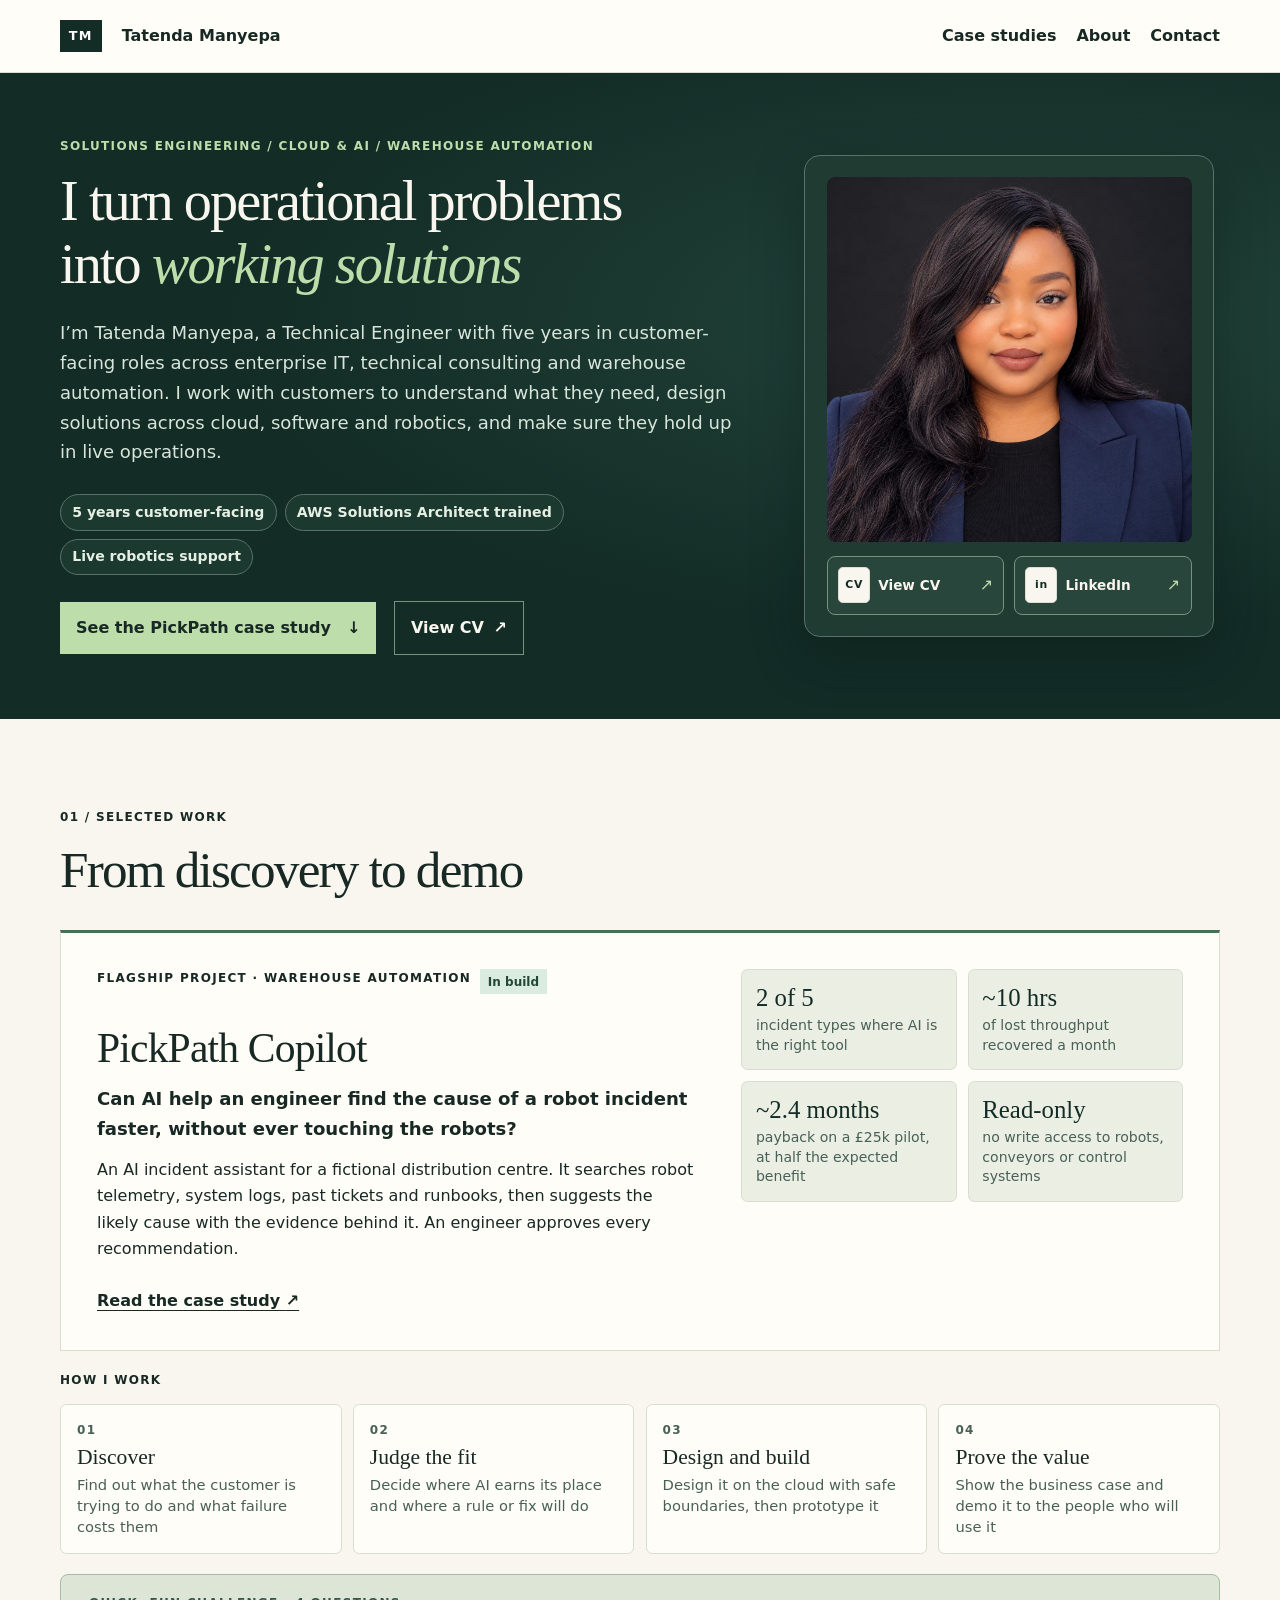
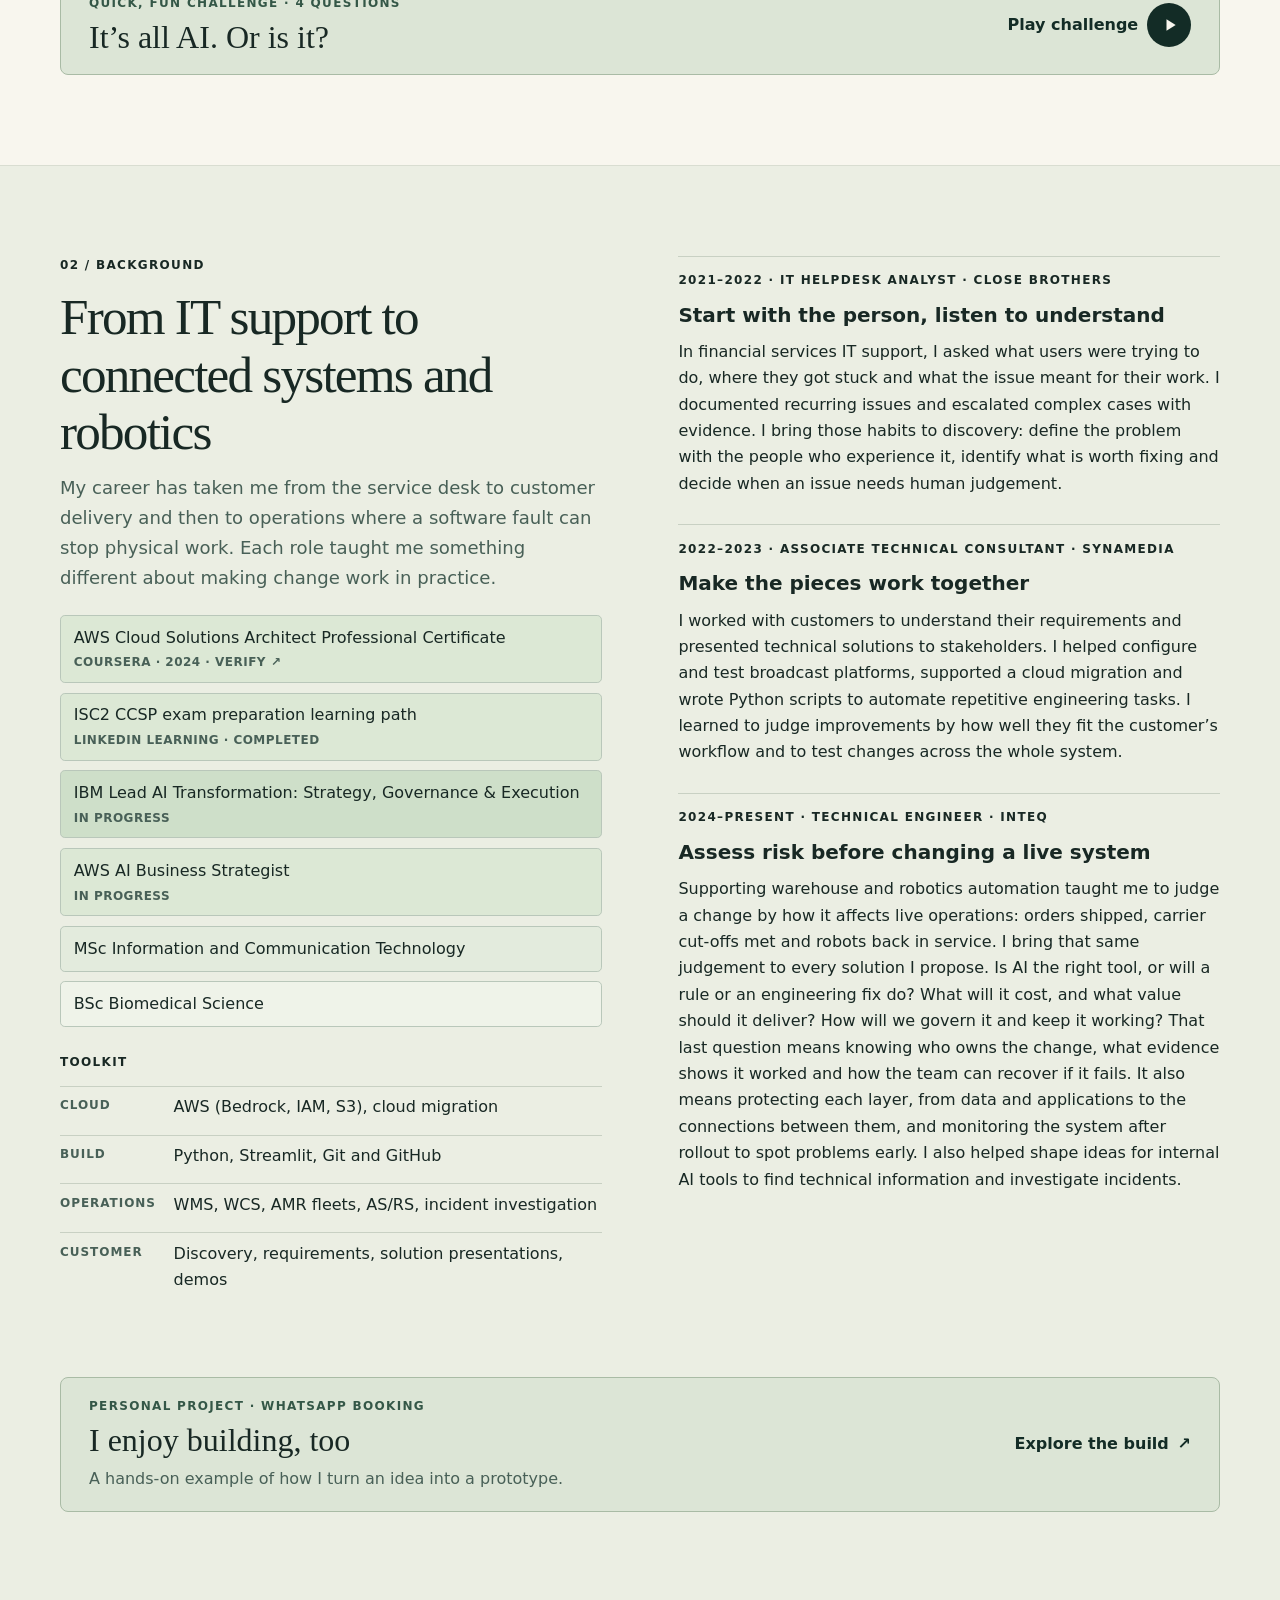
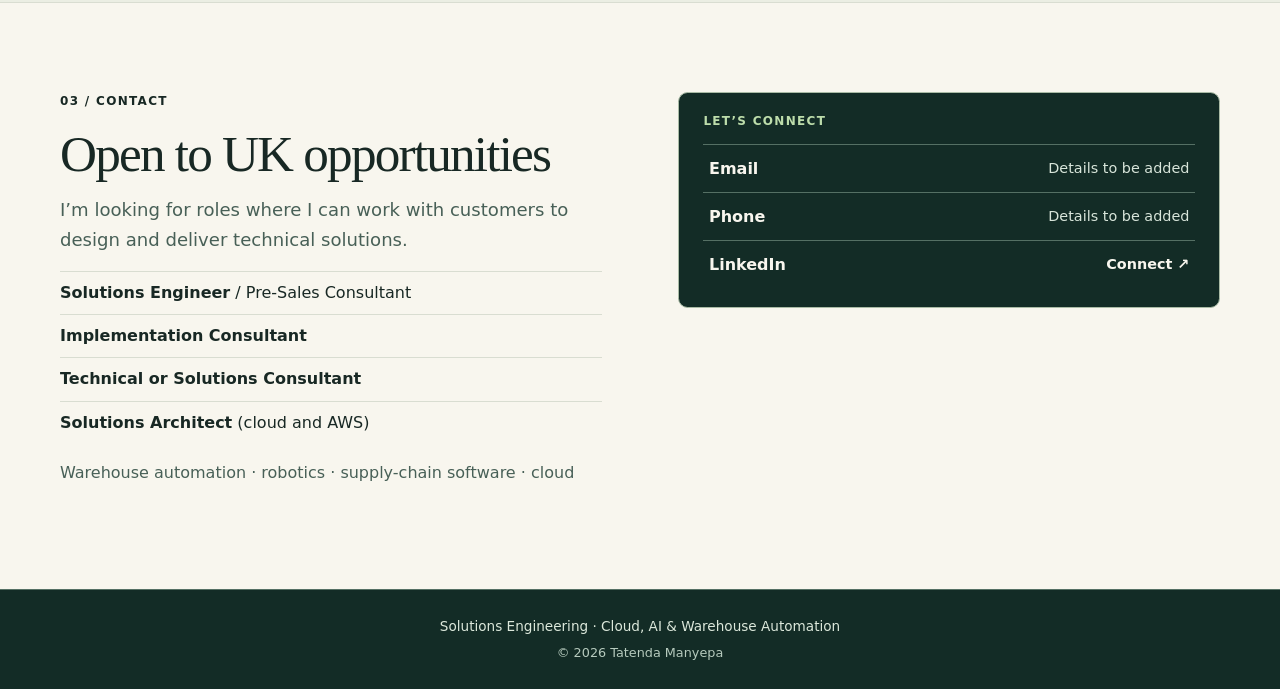
<file: index.html>
<!doctype html><html lang="en-GB"><head><meta charset="utf-8"><meta name="viewport" content="width=device-width,initial-scale=1"><meta name="description" content="Tatenda Manyepa’s portfolio: solutions engineering for warehouse automation, with AI where it earns its place."><title>Solutions Engineering | Cloud, AI &amp; Warehouse Automation — Tatenda Manyepa</title><link rel="stylesheet" href="styles.css"></head><body><a class="skip" href="#main">Skip to content</a><header><nav class="wrap" aria-label="Main navigation"><a class="brand" href="index.html"><b aria-hidden="true">TM</b> <span class="brand-name">Tatenda Manyepa</span></a><div class="navlinks"><a href="index.html#work">Case studies</a><a href="index.html#about">About</a><a href="index.html#contact">Contact</a></div></nav></header><main id="main"><section class="hero"><div class="wrap hero-grid"><div><p class="kicker">SOLUTIONS ENGINEERING / CLOUD &amp; AI / WAREHOUSE AUTOMATION</p><h1>I turn operational problems into <em>working solutions</em></h1><p class="intro">I’m Tatenda Manyepa, a Technical Engineer with five years in customer-facing roles across enterprise IT, technical consulting and warehouse automation. I work with customers to understand what they need, design solutions across cloud, software and robotics, and make sure they hold up in live operations.</p><ul class="proof" aria-label="Highlights"><li>5 years customer-facing</li><li>AWS Solutions Architect trained</li><li>Live robotics support</li></ul><div class="hero-actions"><a class="button" href="#work">See the PickPath case study <span aria-hidden="true">↓</span></a><a class="button-ghost" href="tatenda-manyepa-cv.pdf" target="_blank" rel="noopener">View CV <span aria-hidden="true">↗</span></a></div></div><div class="profile-media"><div class="portrait-frame"><img class="portrait" src="tatenda-manyepa.png" width="1254" height="1254" alt="Portrait of Tatenda Manyepa"></div><div class="career-docs" aria-label="Career documents"><a href="tatenda-manyepa-cv.pdf" target="_blank" rel="noopener" aria-label="Open CV PDF in a new tab"><span class="doc-icon" aria-hidden="true">CV</span><strong>View CV</strong><span aria-hidden="true">↗</span></a><a href="https://www.linkedin.com/in/tatenda-manyepa/" target="_blank" rel="noopener" aria-label="Open LinkedIn profile in a new tab"><span class="doc-icon" aria-hidden="true">in</span><strong>LinkedIn</strong><span aria-hidden="true">↗</span></a></div></div></div></section>
<section class="wrap section" id="work"><p class="kicker">01 / SELECTED WORK</p><h2>From discovery to demo</h2><article class="card feature"><div class="feature-main"><div class="cardtop"><span>Flagship project · Warehouse automation</span><span class="status s1">In build</span></div><h3>PickPath Copilot</h3><p class="feature-q">Can AI help an engineer find the cause of a robot incident faster, without ever touching the robots?</p><p>An AI incident assistant for a fictional distribution centre. It searches robot telemetry, system logs, past tickets and runbooks, then suggests the likely cause with the evidence behind it. An engineer approves every recommendation.</p><a href="pickpath.html">Read the case study <span aria-hidden="true">↗</span></a></div><dl class="feature-stats"><div><dt>2 of 5</dt><dd>incident types where AI is the right tool</dd></div><div><dt>~10 hrs</dt><dd>of lost throughput recovered a month</dd></div><div><dt>~2.4 months</dt><dd>payback on a £25k pilot, at half the expected benefit</dd></div><div><dt>Read-only</dt><dd>no write access to robots, conveyors or control systems</dd></div></dl></article><div class="how-i-work" aria-labelledby="how"><p class="kicker" id="how">How I work</p><ol><li><a href="pickpath.html#problem"><small>01</small><strong>Discover</strong><span>Find out what the customer is trying to do and what failure costs them</span></a></li><li><a href="pickpath.html#judgement"><small>02</small><strong>Judge the fit</strong><span>Decide where AI earns its place and where a rule or fix will do</span></a></li><li><a href="pickpath.html#solution"><small>03</small><strong>Design and build</strong><span>Design it on the cloud with safe boundaries, then prototype it</span></a></li><li><a href="pickpath.html#value"><small>04</small><strong>Prove the value</strong><span>Show the business case and demo it to the people who will use it</span></a></li></ol></div><a class="decision-teaser" href="ai-challenge.html"><span><small>QUICK, FUN CHALLENGE · 4 QUESTIONS</small><strong>It’s all AI. Or is it?</strong></span><span class="teaser-action"><span class="teaser-command"><span class="teaser-typing">Play challenge</span></span> <span class="teaser-play" aria-hidden="true"><svg viewBox="0 0 24 24" width="20" height="20" fill="currentColor"><path d="M9 5v14l11-7z"/></svg></span></span></a></section>
<section class="band" id="about"><div class="wrap section about"><div><p class="kicker">02 / BACKGROUND</p><h2>From IT support to connected systems and robotics</h2><p class="lede">My career has taken me from the service desk to customer delivery and then to operations where a software fault can stop physical work. Each role taught me something different about making change work in practice.</p><div class="degrees" aria-label="Education and professional development"><a class="credential credential-aws credential-link" href="https://coursera.org/verify/professional-cert/XVGZLTS9DHYV" target="_blank" rel="noopener">AWS Cloud Solutions Architect Professional Certificate <small>Coursera · 2024 · Verify ↗</small></a><span class="credential credential-aws">ISC2 CCSP exam preparation learning path <small>LinkedIn Learning · Completed</small></span><span class="credential credential-ibm">IBM Lead AI Transformation: Strategy, Governance &amp; Execution <small>In progress</small></span><span class="credential credential-aws">AWS AI Business Strategist <small>In progress</small></span><span class="credential credential-msc">MSc Information and Communication Technology</span><span class="credential credential-bsc">BSc Biomedical Science</span></div><div class="toolkit" aria-label="Toolkit"><p class="kicker">Toolkit</p><dl><div><dt>Cloud</dt><dd>AWS (Bedrock, IAM, S3), cloud migration</dd></div><div><dt>Build</dt><dd>Python, Streamlit, Git and GitHub</dd></div><div><dt>Operations</dt><dd>WMS, WCS, AMR fleets, AS/RS, incident investigation</dd></div><div><dt>Customer</dt><dd>Discovery, requirements, solution presentations, demos</dd></div></dl></div></div><div class="skills"><div><p class="kicker">2021–2022 · IT Helpdesk Analyst · Close Brothers</p><h3>Start with the person, listen to understand</h3><p>In financial services IT support, I asked what users were trying to do, where they got stuck and what the issue meant for their work. I documented recurring issues and escalated complex cases with evidence. I bring those habits to discovery: define the problem with the people who experience it, identify what is worth fixing and decide when an issue needs human judgement.</p></div>
<div><p class="kicker">2022–2023 · Associate Technical Consultant · Synamedia</p><h3>Make the pieces work together</h3><p>I worked with customers to understand their requirements and presented technical solutions to stakeholders. I helped configure and test broadcast platforms, supported a cloud migration and wrote Python scripts to automate repetitive engineering tasks. I learned to judge improvements by how well they fit the customer’s workflow and to test changes across the whole system.</p></div>
<div><p class="kicker">2024–present · Technical Engineer · Inteq</p><h3>Assess risk before changing a live system</h3><p>Supporting warehouse and robotics automation taught me to judge a change by how it affects live operations: orders shipped, carrier cut-offs met and robots back in service. I bring that same judgement to every solution I propose. Is AI the right tool, or will a rule or an engineering fix do? What will it cost, and what value should it deliver? How will we govern it and keep it working? That last question means knowing who owns the change, what evidence shows it worked and how the team can recover if it fails. It also means protecting each layer, from data and applications to the connections between them, and monitoring the system after rollout to spot problems early. I also helped shape ideas for internal AI tools to find technical information and investigate incidents.</p></div></div><section class="about-build" id="personal-build" aria-label="Personal project"><a class="decision-teaser" href="booking-project.html"><span><small>PERSONAL PROJECT · WHATSAPP BOOKING</small><strong>I enjoy building, too</strong><span class="build-summary">A hands-on example of how I turn an idea into a prototype.</span></span><span class="teaser-action">Explore the build <span aria-hidden="true">↗</span></span></a></section></div></section><section class="wrap section contact" id="contact"><div><p class="kicker">03 / CONTACT</p><h2>Open to UK opportunities</h2><p class="lede">I’m looking for roles where I can work with customers to design and deliver technical solutions.</p><ul class="role-list" aria-label="Roles I am targeting"><li><strong>Solutions Engineer</strong> / Pre-Sales Consultant</li><li><strong>Implementation Consultant</strong></li><li><strong>Technical or Solutions Consultant</strong></li><li><strong>Solutions Architect</strong> (cloud and AWS)</li></ul><p class="muted">Warehouse automation · robotics · supply-chain software · cloud</p></div><div class="contact-card"><p class="kicker">LET’S CONNECT</p><ul class="contact-methods">
<!-- When adding details, replace each placeholder row with a link using mailto: or tel:. -->
<li><span class="contact-row"><strong>Email</strong><span>Details to be added</span></span></li>
<li><span class="contact-row"><strong>Phone</strong><span>Details to be added</span></span></li>
<li><a class="contact-row" href="https://www.linkedin.com/in/tatenda-manyepa/"><strong>LinkedIn</strong><span>Connect <span aria-hidden="true">↗</span></span></a></li>
</ul></div></section></main><footer><div class="wrap foot"><p>Solutions Engineering <span aria-hidden="true">·</span> Cloud, AI &amp; Warehouse Automation</p><p class="foot-credit">© 2026 Tatenda Manyepa</p></div></footer><script src="navigation.js" defer></script></body></html>
</file>
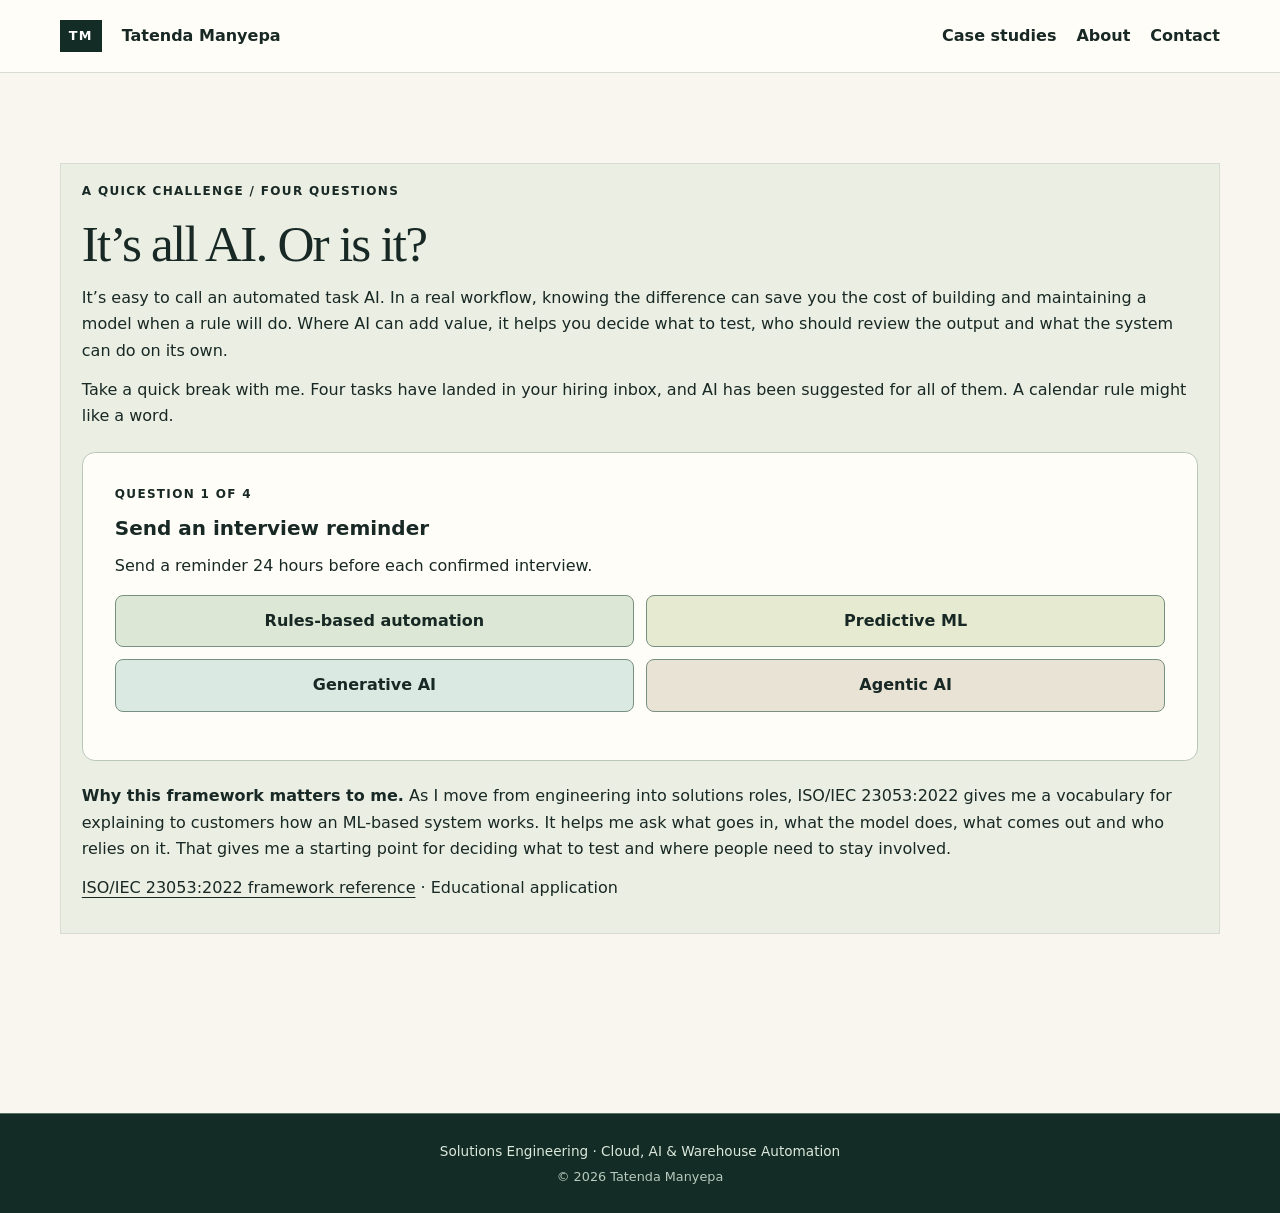
<file: ai-challenge.html>
<!doctype html><html lang="en-GB"><head><meta charset="utf-8"><meta name="viewport" content="width=device-width,initial-scale=1"><meta name="description" content="Tatenda Manyepa’s portfolio: solutions engineering for warehouse automation, with AI where it earns its place."><title>It’s all AI. Or is it? | Tatenda Manyepa</title><link rel="stylesheet" href="styles.css"></head><body><a class="skip" href="#main">Skip to content</a><header><nav class="wrap" aria-label="Main navigation"><a class="brand" href="index.html"><b aria-hidden="true">TM</b> <span class="brand-name">Tatenda Manyepa</span></a><div class="navlinks"><a href="index.html#work">Case studies</a><a href="index.html#about">About</a><a href="index.html#contact">Contact</a></div></nav></header><main id="main" class="section"><section class="wrap review-example decision-lab" id="decision-lab" aria-labelledby="lab-title"><p class="kicker">A QUICK CHALLENGE / FOUR QUESTIONS</p><h2 id="lab-title">It’s all AI. Or is it?</h2><p>It’s easy to call an automated task AI. In a real workflow, knowing the difference can save you the cost of building and maintaining a model when a rule will do. Where AI can add value, it helps you decide what to test, who should review the output and what the system can do on its own.</p><p>Take a quick break with me. Four tasks have landed in your hiring inbox, and AI has been suggested for all of them. A calendar rule might like a word.</p><div class="quiz" hidden></div><fieldset><legend>1. Send an interview reminder</legend><p>Send a reminder 24 hours before each confirmed interview.</p><details><summary>Compare with the design recommendation</summary><p><strong>Rules-based automation.</strong> The trigger and action are already defined. Use a calendar rule and test what happens when an interview is moved or cancelled.</p></details></fieldset><fieldset><legend>2. Forecast interviewer capacity</legend><p>Estimate how many interviewer hours the hiring team will need next month using past scheduling data.</p><details><summary>Compare with the design recommendation</summary><p><strong>Predictive ML.</strong> Try predictive ML if there is enough relevant history. Test it on more recent months and use it only if it improves on a simple forecast.</p></details></fieldset><fieldset><legend>3. Draft a candidate email</legend><p>Turn approved interview logistics into a clear, friendly email to the candidate.</p><details><summary>Compare with the design recommendation</summary><p><strong>Generative AI.</strong> Use generative AI to draft the message. Have the coordinator check the dates, location and instructions before sending.</p></details></fieldset><fieldset><legend>4. Recover a disrupted schedule</legend><p>An interviewer cancels. Finding a replacement may require checking calendars, panel requirements and candidate availability. Each result determines the next check.</p><details><summary>Compare with the design recommendation</summary><p><strong>Agentic AI.</strong> A bounded agent could choose which read-only checks to run and propose options. Use a fixed workflow if the steps are predictable, and have the coordinator approve any booking changes.</p></details></fieldset><p><strong>Why this framework matters to me.</strong> As I move from engineering into solutions roles, ISO/IEC 23053:2022 gives me a vocabulary for explaining to customers how an ML-based system works. It helps me ask what goes in, what the model does, what comes out and who relies on it. That gives me a starting point for deciding what to test and where people need to stay involved.</p><p><a href="https://www.iso.org/standard/74438.html">ISO/IEC 23053:2022 framework reference</a> · Educational application</p></section></main><footer><div class="wrap foot"><p>Solutions Engineering <span aria-hidden="true">·</span> Cloud, AI &amp; Warehouse Automation</p><p class="foot-credit">© 2026 Tatenda Manyepa</p></div></footer><script src="decision-lab.js" defer></script></body></html>
</file>
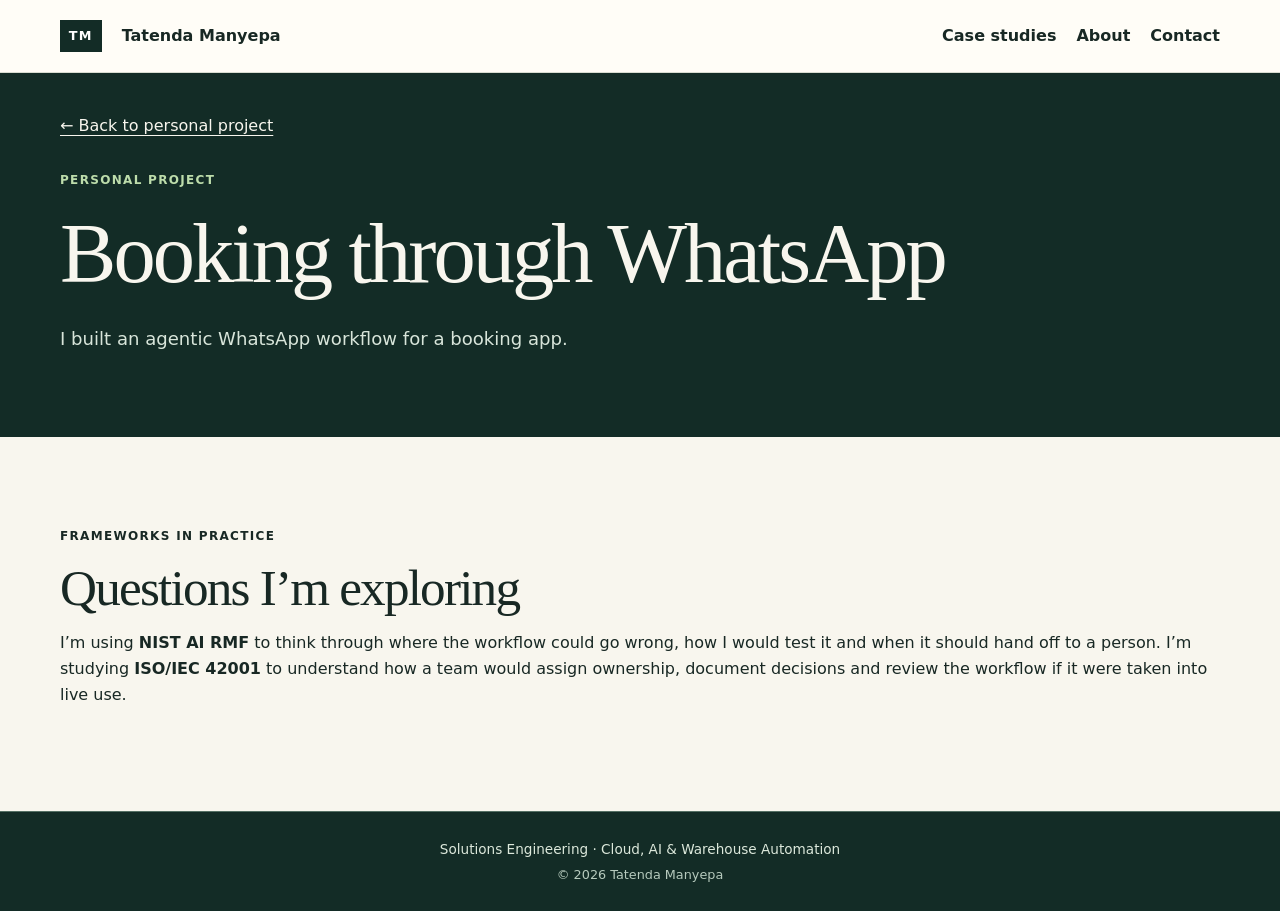
<file: booking-project.html>
<!doctype html><html lang="en-GB"><head><meta charset="utf-8"><meta name="viewport" content="width=device-width,initial-scale=1"><meta name="description" content="Tatenda Manyepa’s portfolio: solutions engineering for warehouse automation, with AI where it earns its place."><title>Booking through WhatsApp | Tatenda Manyepa</title><link rel="stylesheet" href="styles.css"></head><body><a class="skip" href="#main">Skip to content</a><header><nav class="wrap" aria-label="Main navigation"><a class="brand" href="index.html"><b aria-hidden="true">TM</b> <span class="brand-name">Tatenda Manyepa</span></a><div class="navlinks"><a href="index.html#work">Case studies</a><a href="index.html#about">About</a><a href="index.html#contact">Contact</a></div></nav></header><main id="main"><section class="casehero"><div class="wrap"><a class="back" href="index.html#personal-build">← Back to personal project</a><p class="kicker">Personal project</p><h1>Booking through WhatsApp</h1><p class="intro">I built an agentic WhatsApp workflow for a booking app.</p></div></section><section class="wrap section" aria-labelledby="booking-frameworks"><p class="kicker">FRAMEWORKS IN PRACTICE</p><h2 id="booking-frameworks">Questions I’m exploring</h2><p>I’m using <strong>NIST AI RMF</strong> to think through where the workflow could go wrong, how I would test it and when it should hand off to a person. I’m studying <strong>ISO/IEC 42001</strong> to understand how a team would assign ownership, document decisions and review the workflow if it were taken into live use.</p></section></main><footer><div class="wrap foot"><p>Solutions Engineering <span aria-hidden="true">·</span> Cloud, AI &amp; Warehouse Automation</p><p class="foot-credit">© 2026 Tatenda Manyepa</p></div></footer></body></html>
</file>
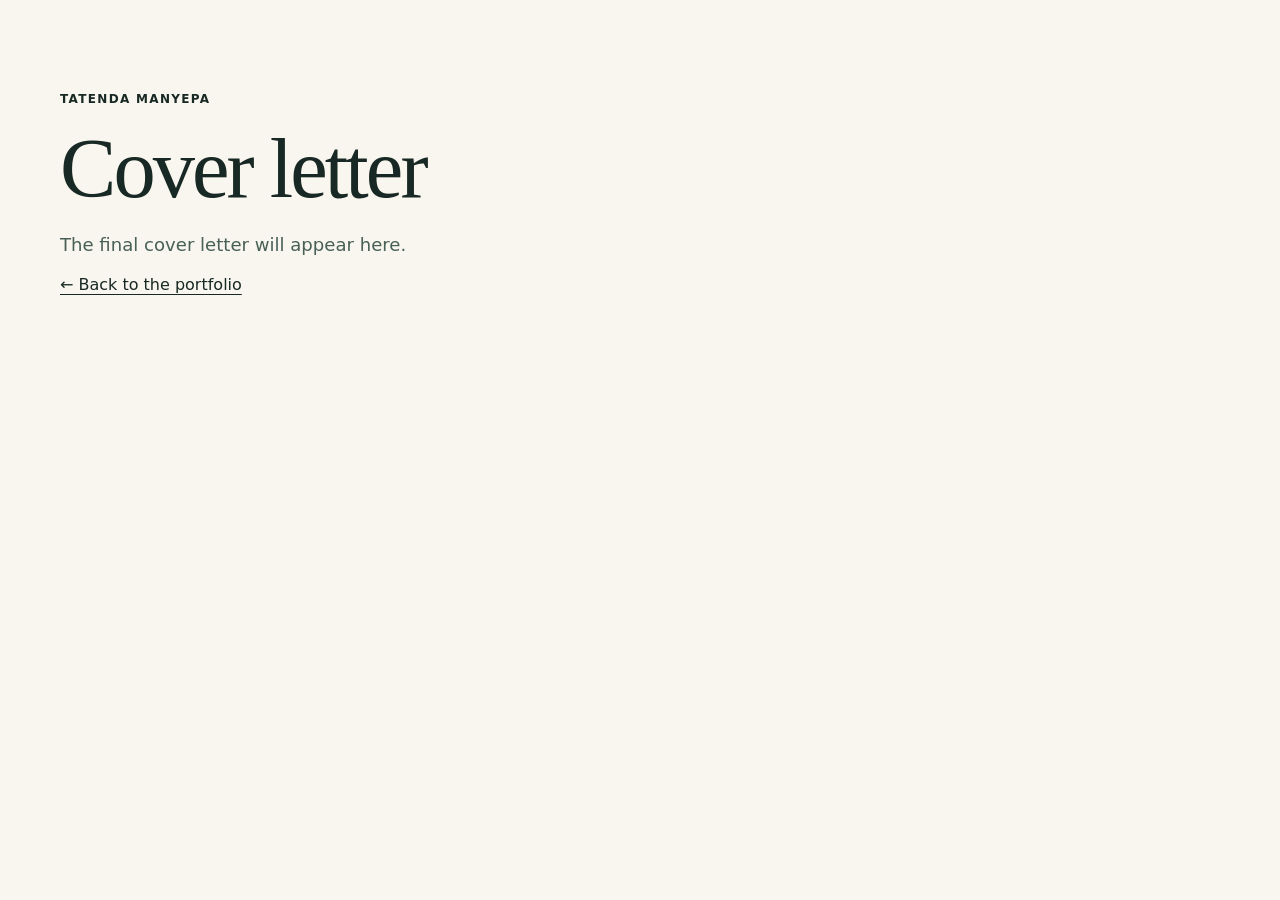
<file: cover-letter.html>
<!doctype html>
<html lang="en-GB">
<head>
<meta charset="utf-8">
<meta name="viewport" content="width=device-width, initial-scale=1">
<title>Cover letter | Tatenda Manyepa</title>
<link rel="stylesheet" href="styles.css">
</head>
<body>
<main class="wrap section">
<p class="kicker">Tatenda Manyepa</p>
<h1>Cover letter</h1>
<p class="lede">The final cover letter will appear here.</p>
<a href="index.html">← Back to the portfolio</a>
</main>
</body>
</html>
</file>
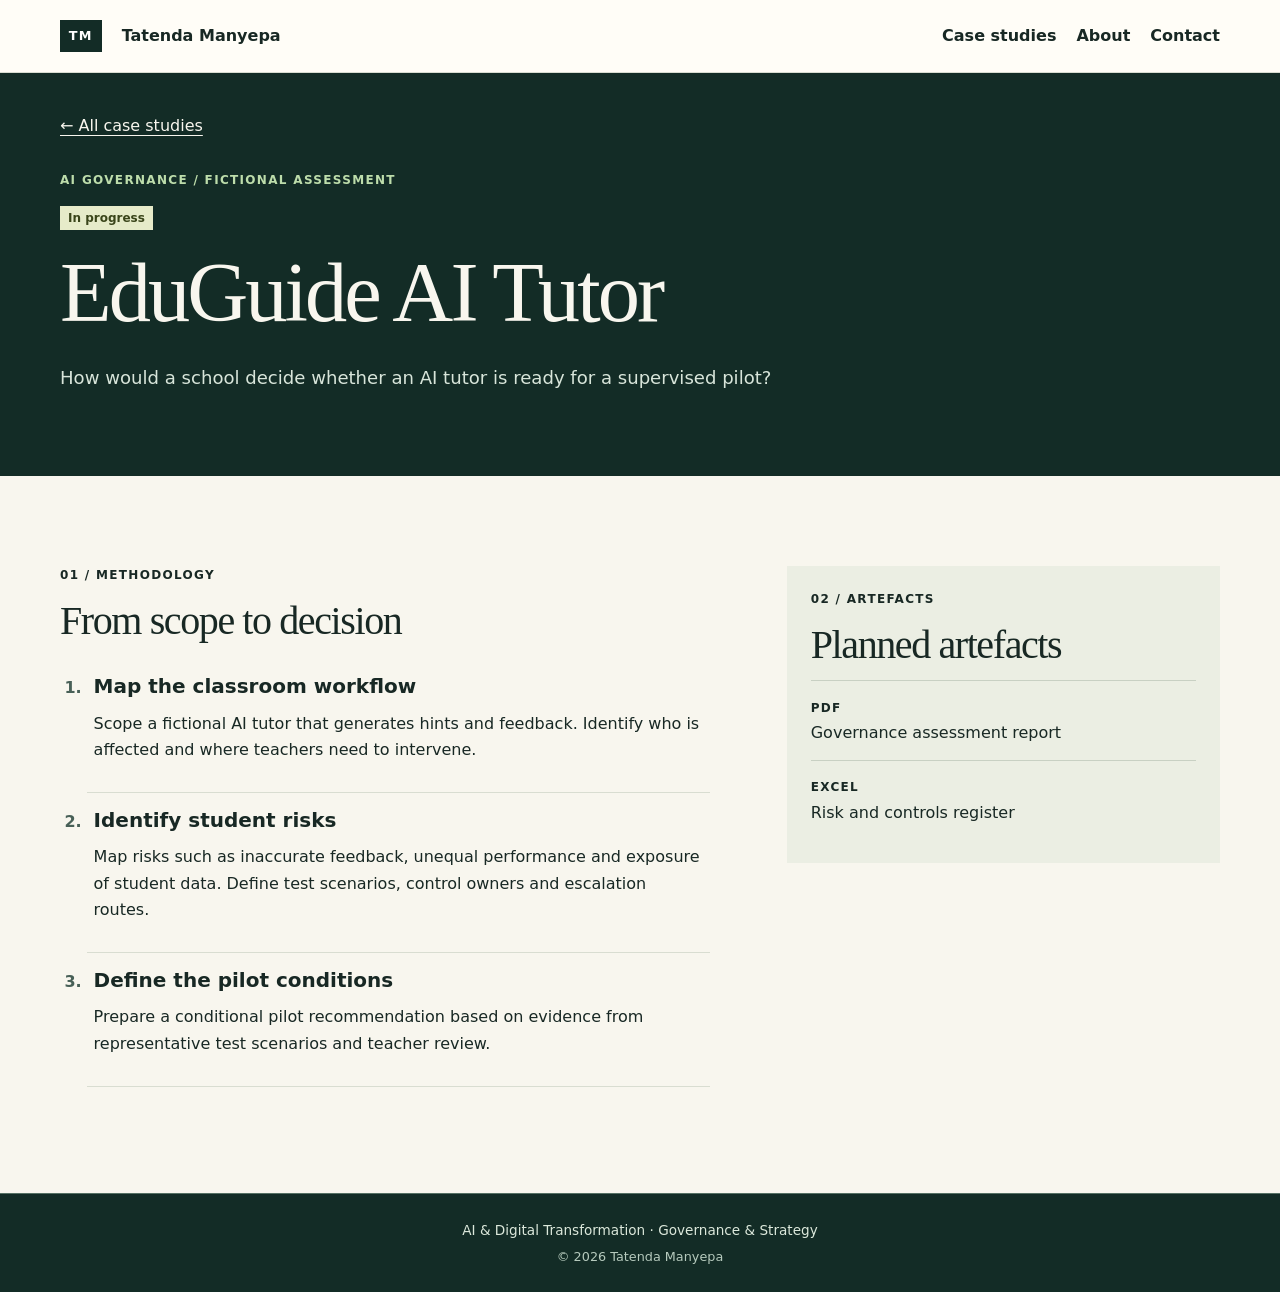
<file: eduguide.html>
<!doctype html><html lang="en-GB"><head><meta charset="utf-8"><meta name="viewport" content="width=device-width,initial-scale=1"><meta name="description" content="Tatenda Manyepa’s portfolio in AI and digital transformation, governance and strategy."><title>EduGuide AI Tutor | Tatenda Manyepa</title><link rel="stylesheet" href="styles.css"></head><body><a class="skip" href="#main">Skip to content</a><header><nav class="wrap" aria-label="Main navigation"><a class="brand" href="index.html"><b aria-hidden="true">TM</b> <span class="brand-name">Tatenda Manyepa</span></a><div class="navlinks"><a href="index.html#work">Case studies</a><a href="index.html#about">About</a><a href="index.html#contact">Contact</a></div></nav></header><main id="main"><section class="casehero"><div class="wrap"><a class="back" href="index.html#work">← All case studies</a><p class="kicker">AI governance / Fictional assessment</p><span class="status s0">In progress</span><h1>EduGuide AI Tutor</h1><p class="intro">How would a school decide whether an AI tutor is ready for a supervised pilot?</p></div></section><div class="wrap section casebody"><section><p class="kicker">01 / METHODOLOGY</p><h2>From scope to decision</h2><ol class="method"><li><h3>Map the classroom workflow</h3><p>Scope a fictional AI tutor that generates hints and feedback. Identify who is affected and where teachers need to intervene.</p></li><li><h3>Identify student risks</h3><p>Map risks such as inaccurate feedback, unequal performance and exposure of student data. Define test scenarios, control owners and escalation routes.</p></li><li><h3>Define the pilot conditions</h3><p>Prepare a conditional pilot recommendation based on evidence from representative test scenarios and teacher review.</p></li></ol></section><aside class="evidence" aria-labelledby="evidence"><p class="kicker">02 / ARTEFACTS</p><h2 id="evidence">Planned artefacts</h2><div><small>PDF</small><p>Governance assessment report</p></div><div><small>EXCEL</small><p>Risk and controls register</p></div></aside></div></main><footer><div class="wrap foot"><p>AI &amp; Digital Transformation <span aria-hidden="true">·</span> Governance &amp; Strategy</p><p class="foot-credit">© 2026 Tatenda Manyepa</p></div></footer></body></html>
</file>
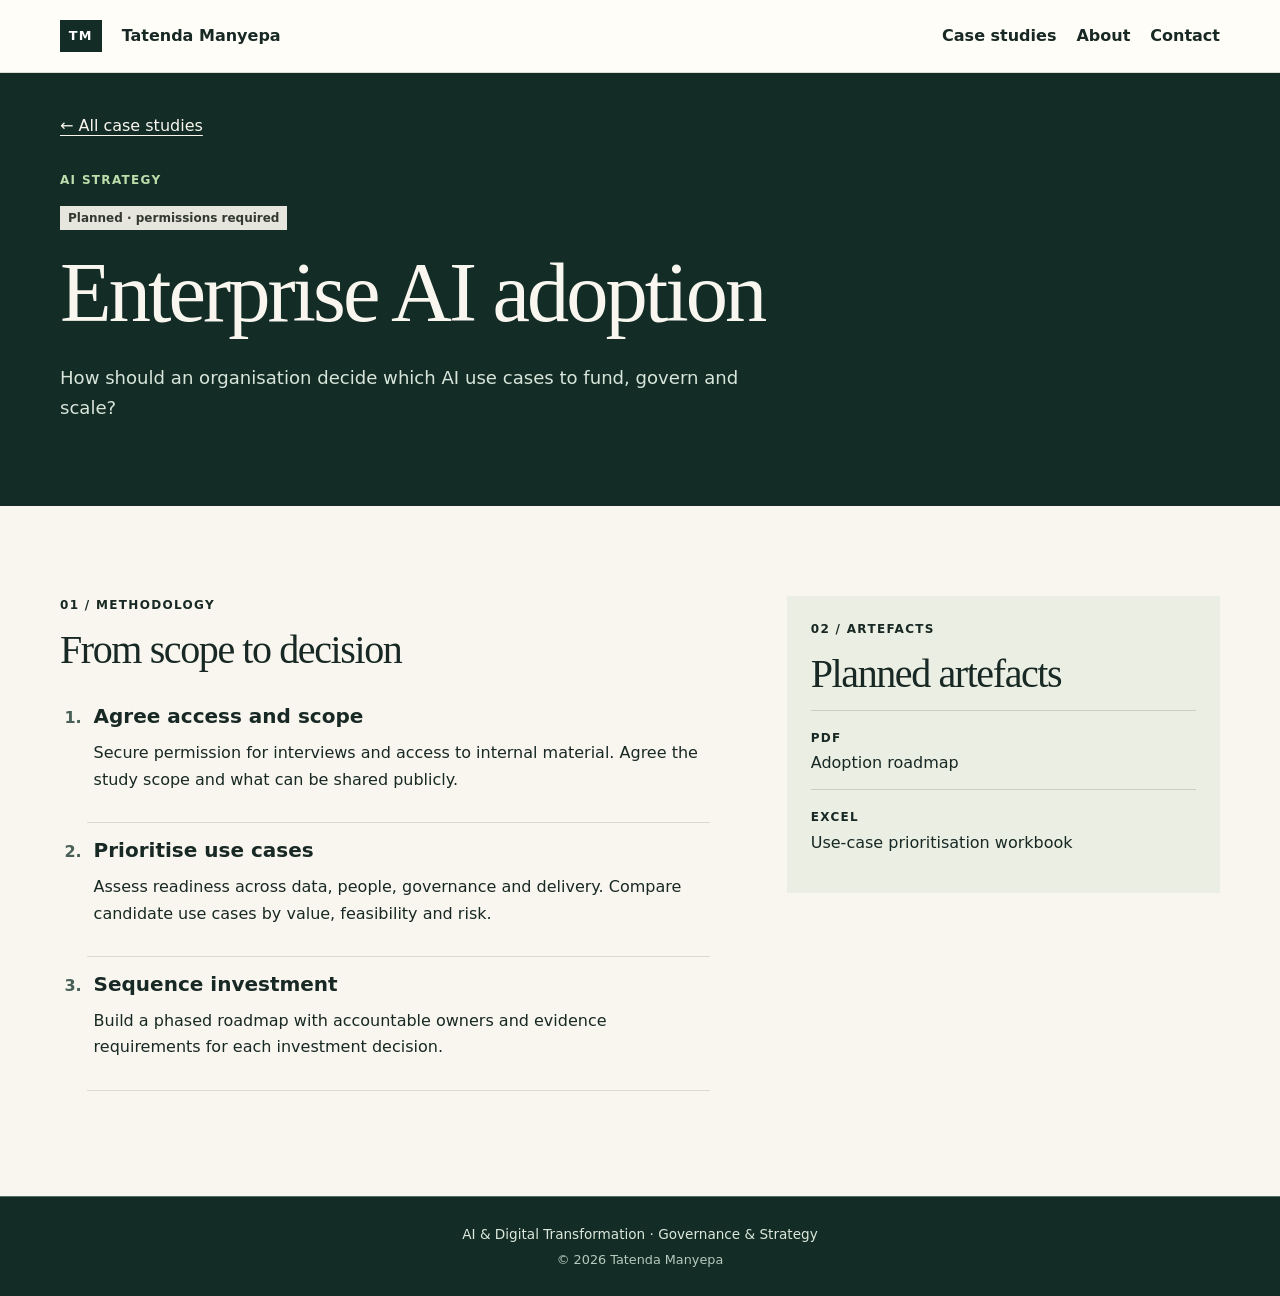
<file: enterprise.html>
<!doctype html><html lang="en-GB"><head><meta charset="utf-8"><meta name="viewport" content="width=device-width,initial-scale=1"><meta name="description" content="Tatenda Manyepa’s portfolio in AI and digital transformation, governance and strategy."><title>Enterprise AI adoption | Tatenda Manyepa</title><link rel="stylesheet" href="styles.css"></head><body><a class="skip" href="#main">Skip to content</a><header><nav class="wrap" aria-label="Main navigation"><a class="brand" href="index.html"><b aria-hidden="true">TM</b> <span class="brand-name">Tatenda Manyepa</span></a><div class="navlinks"><a href="index.html#work">Case studies</a><a href="index.html#about">About</a><a href="index.html#contact">Contact</a></div></nav></header><main id="main"><section class="casehero"><div class="wrap"><a class="back" href="index.html#work">← All case studies</a><p class="kicker">AI strategy</p><span class="status s2">Planned · permissions required</span><h1>Enterprise AI adoption</h1><p class="intro">How should an organisation decide which AI use cases to fund, govern and scale?</p></div></section><div class="wrap section casebody"><section><p class="kicker">01 / METHODOLOGY</p><h2>From scope to decision</h2><ol class="method"><li><h3>Agree access and scope</h3><p>Secure permission for interviews and access to internal material. Agree the study scope and what can be shared publicly.</p></li><li><h3>Prioritise use cases</h3><p>Assess readiness across data, people, governance and delivery. Compare candidate use cases by value, feasibility and risk.</p></li><li><h3>Sequence investment</h3><p>Build a phased roadmap with accountable owners and evidence requirements for each investment decision.</p></li></ol></section><aside class="evidence" aria-labelledby="evidence"><p class="kicker">02 / ARTEFACTS</p><h2 id="evidence">Planned artefacts</h2><div><small>PDF</small><p>Adoption roadmap</p></div><div><small>EXCEL</small><p>Use-case prioritisation workbook</p></div></aside></div></main><footer><div class="wrap foot"><p>AI &amp; Digital Transformation <span aria-hidden="true">·</span> Governance &amp; Strategy</p><p class="foot-credit">© 2026 Tatenda Manyepa</p></div></footer></body></html>
</file>
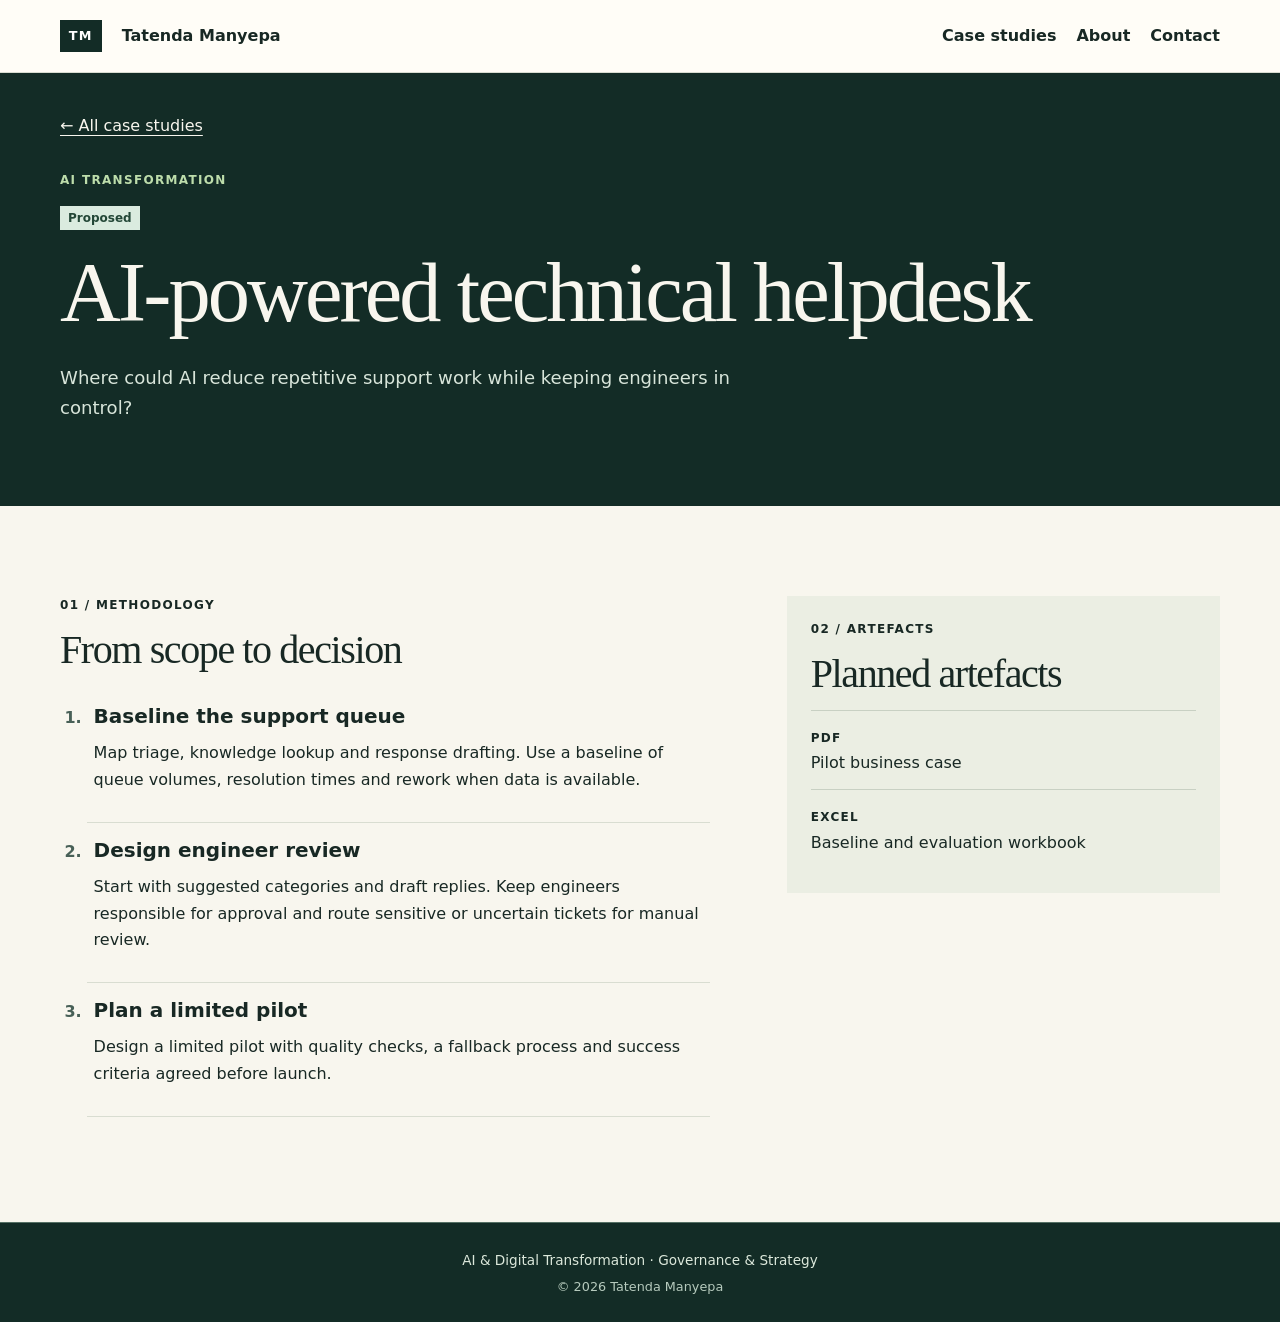
<file: helpdesk.html>
<!doctype html><html lang="en-GB"><head><meta charset="utf-8"><meta name="viewport" content="width=device-width,initial-scale=1"><meta name="description" content="Tatenda Manyepa’s portfolio in AI and digital transformation, governance and strategy."><title>AI-powered technical helpdesk | Tatenda Manyepa</title><link rel="stylesheet" href="styles.css"></head><body><a class="skip" href="#main">Skip to content</a><header><nav class="wrap" aria-label="Main navigation"><a class="brand" href="index.html"><b aria-hidden="true">TM</b> <span class="brand-name">Tatenda Manyepa</span></a><div class="navlinks"><a href="index.html#work">Case studies</a><a href="index.html#about">About</a><a href="index.html#contact">Contact</a></div></nav></header><main id="main"><section class="casehero"><div class="wrap"><a class="back" href="index.html#work">← All case studies</a><p class="kicker">AI transformation</p><span class="status s1">Proposed</span><h1>AI-powered technical helpdesk</h1><p class="intro">Where could AI reduce repetitive support work while keeping engineers in control?</p></div></section><div class="wrap section casebody"><section><p class="kicker">01 / METHODOLOGY</p><h2>From scope to decision</h2><ol class="method"><li><h3>Baseline the support queue</h3><p>Map triage, knowledge lookup and response drafting. Use a baseline of queue volumes, resolution times and rework when data is available.</p></li><li><h3>Design engineer review</h3><p>Start with suggested categories and draft replies. Keep engineers responsible for approval and route sensitive or uncertain tickets for manual review.</p></li><li><h3>Plan a limited pilot</h3><p>Design a limited pilot with quality checks, a fallback process and success criteria agreed before launch.</p></li></ol></section><aside class="evidence" aria-labelledby="evidence"><p class="kicker">02 / ARTEFACTS</p><h2 id="evidence">Planned artefacts</h2><div><small>PDF</small><p>Pilot business case</p></div><div><small>EXCEL</small><p>Baseline and evaluation workbook</p></div></aside></div></main><footer><div class="wrap foot"><p>AI &amp; Digital Transformation <span aria-hidden="true">·</span> Governance &amp; Strategy</p><p class="foot-credit">© 2026 Tatenda Manyepa</p></div></footer></body></html>
</file>
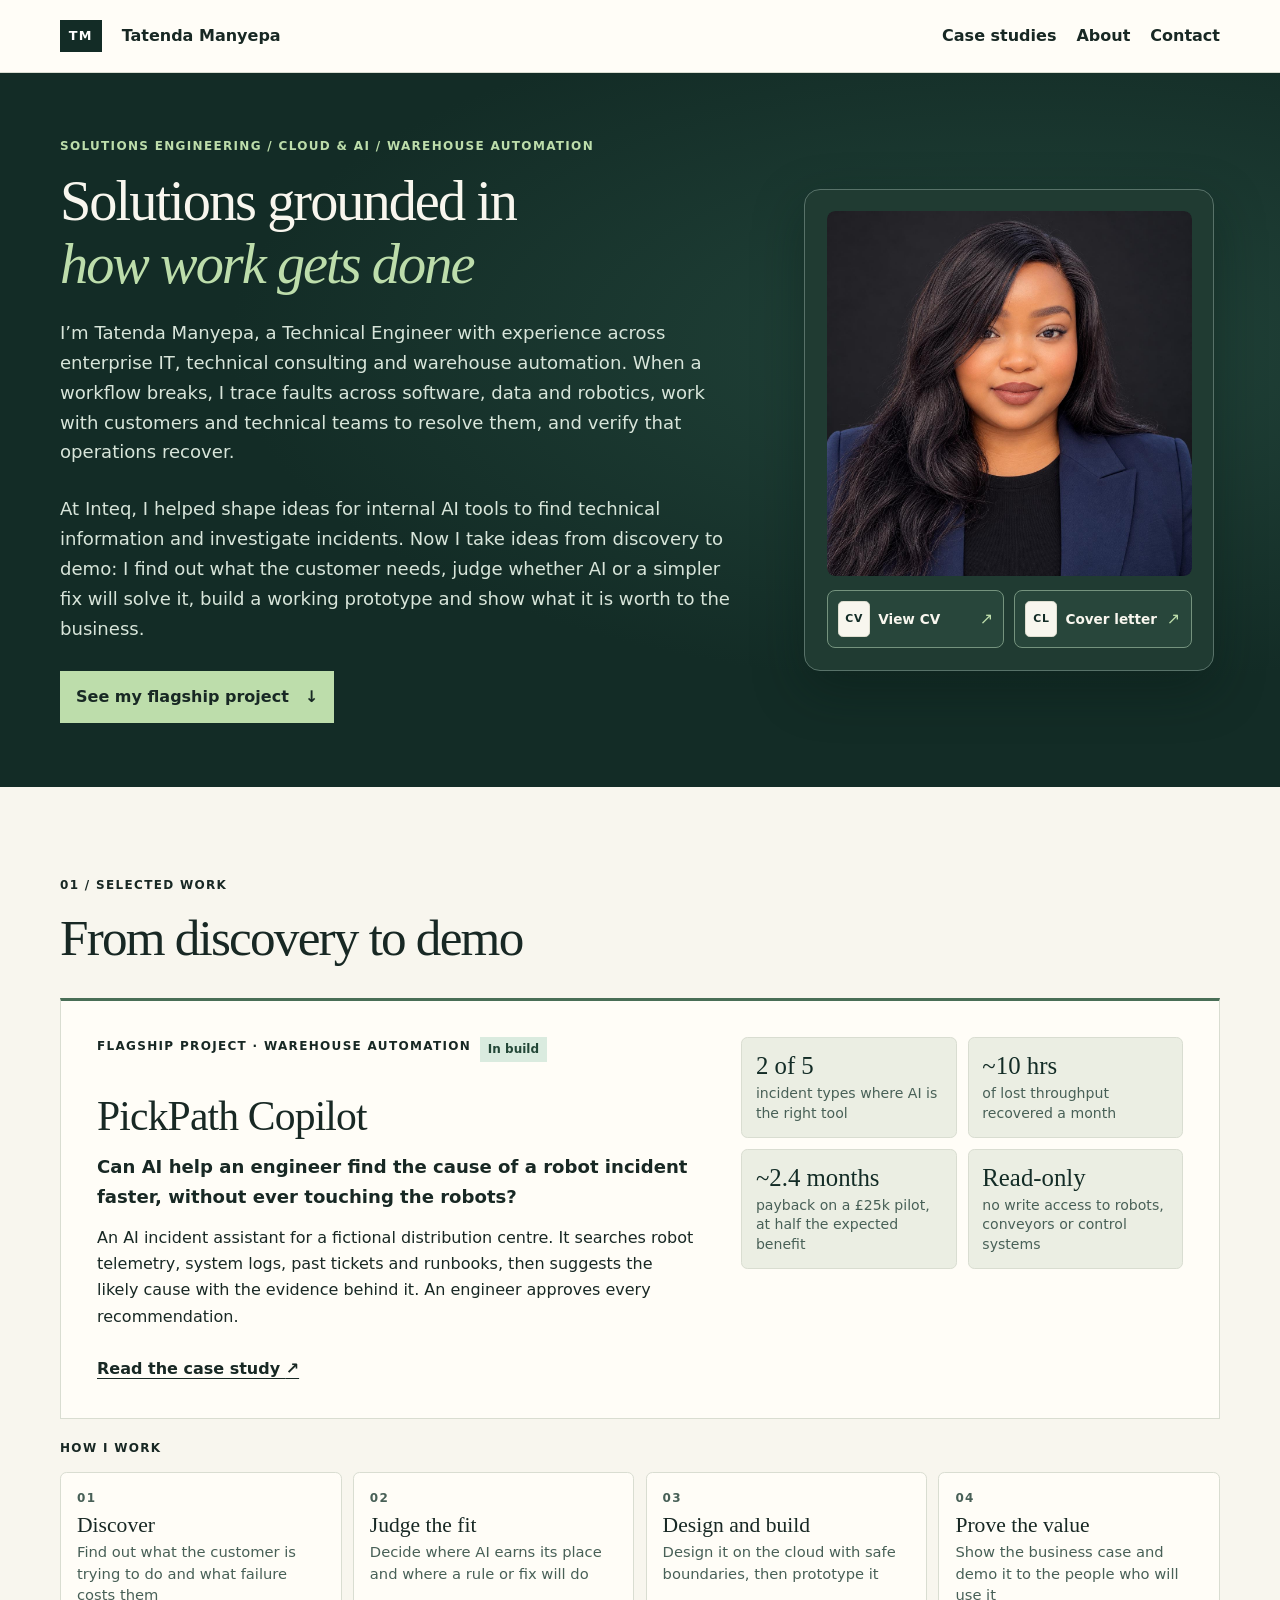
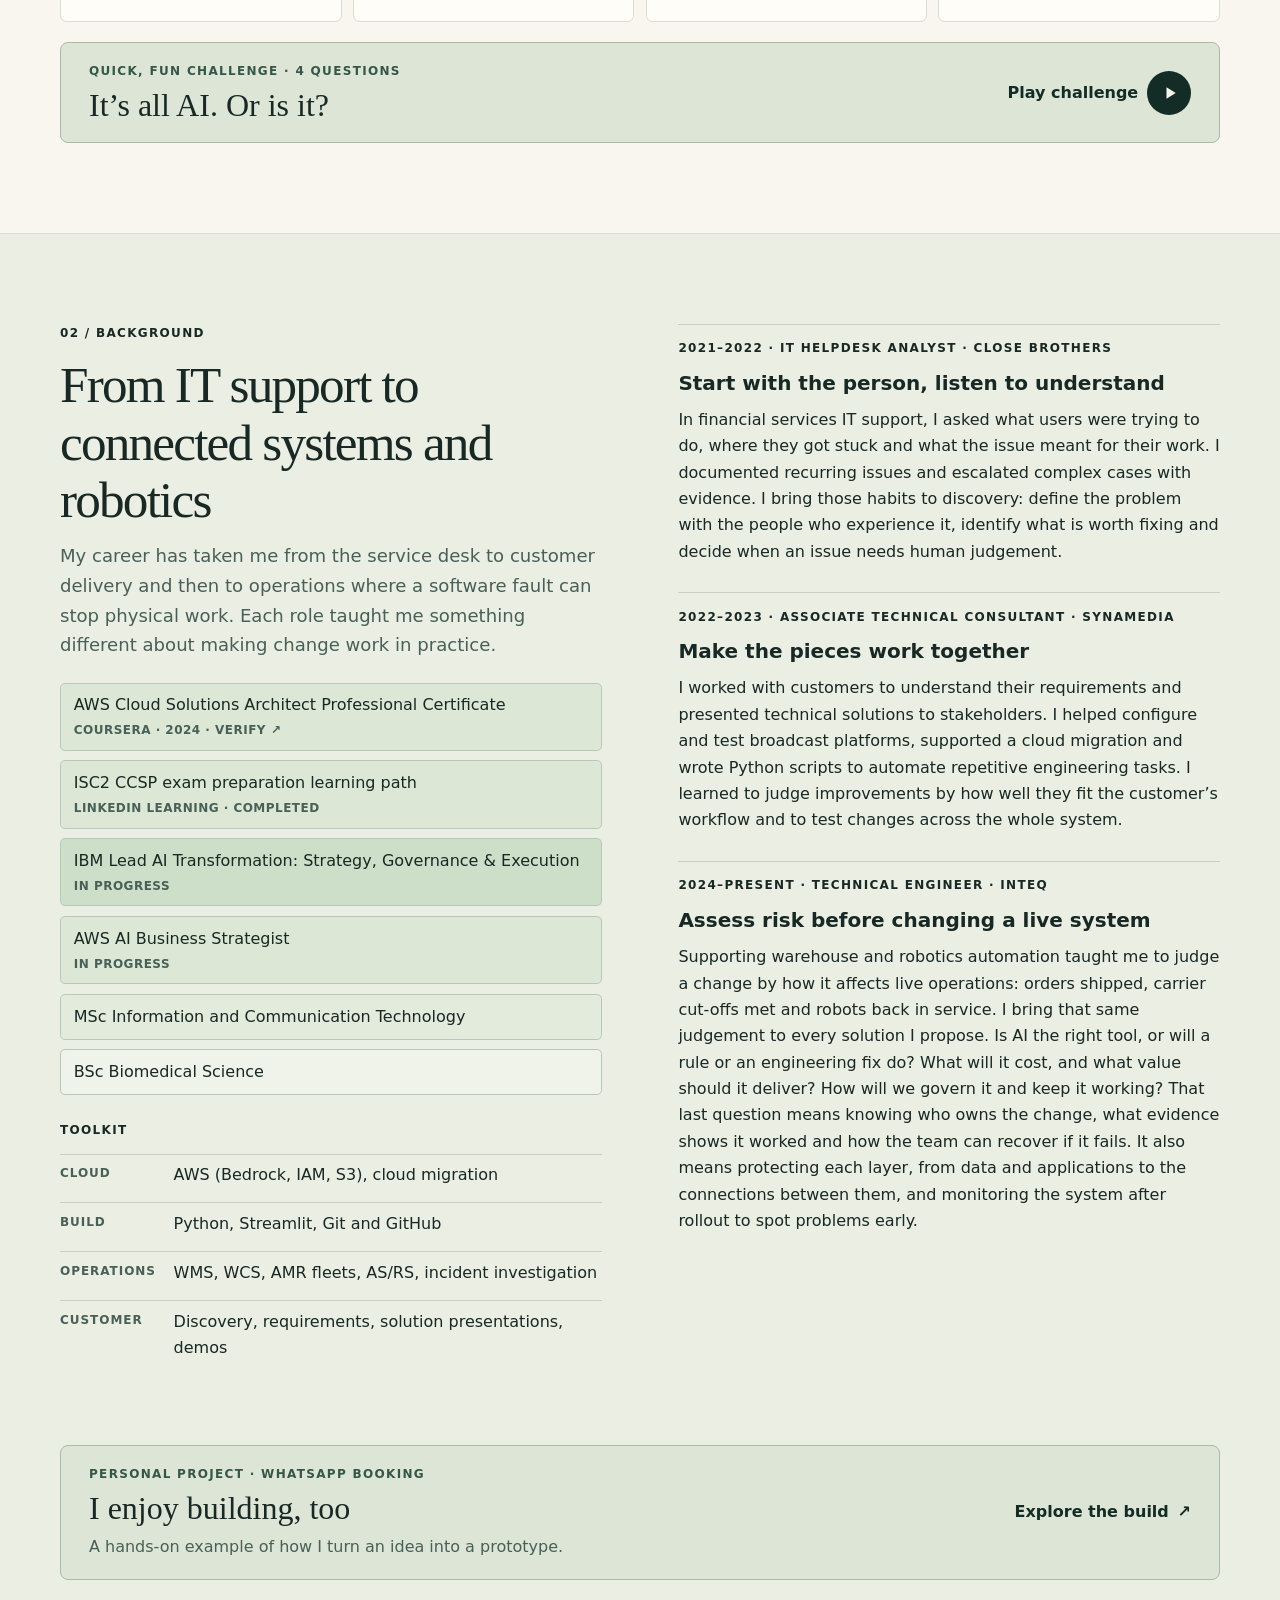
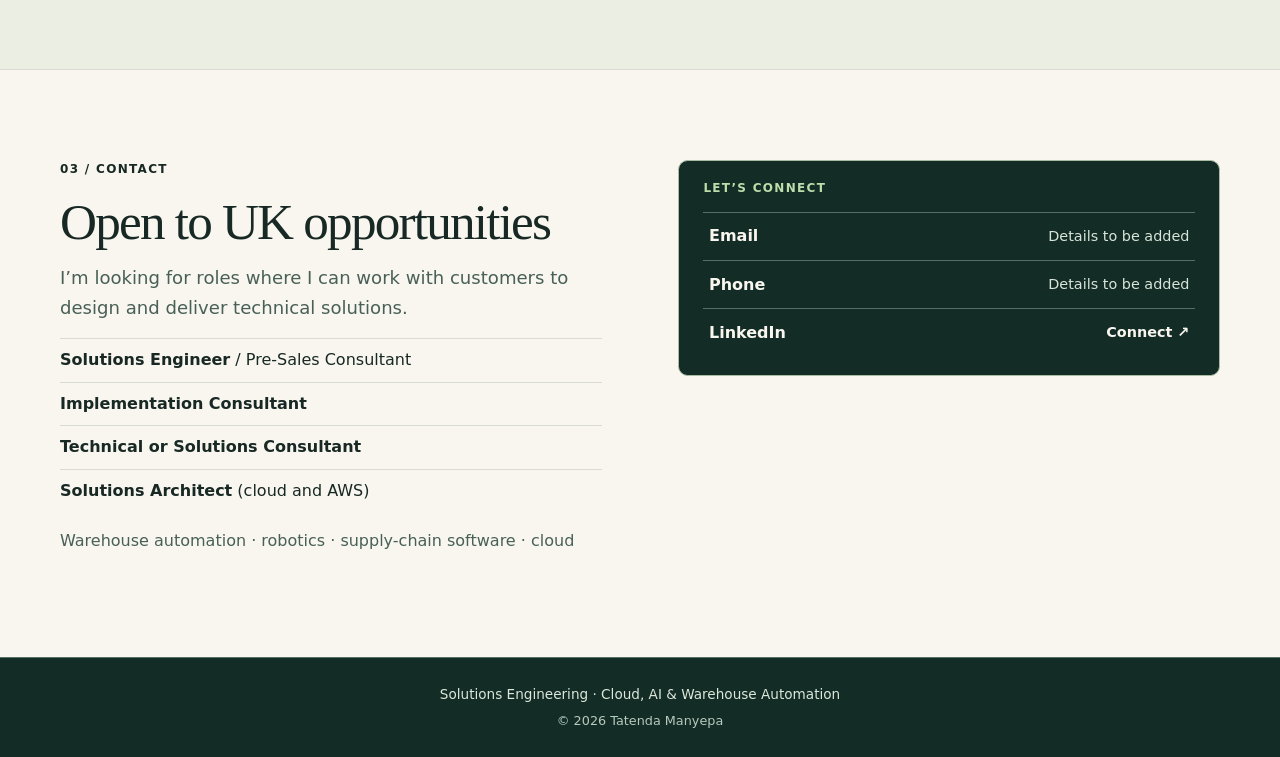
<file: index1.html>
<!doctype html><html lang="en-GB"><head><meta charset="utf-8"><meta name="viewport" content="width=device-width,initial-scale=1"><meta name="description" content="Tatenda Manyepa’s portfolio: solutions engineering for warehouse automation, with AI where it earns its place."><title>Solutions Engineering | Cloud, AI &amp; Warehouse Automation — Tatenda Manyepa</title><link rel="stylesheet" href="styles.css"></head><body><a class="skip" href="#main">Skip to content</a><header><nav class="wrap" aria-label="Main navigation"><a class="brand" href="index.html"><b aria-hidden="true">TM</b> <span class="brand-name">Tatenda Manyepa</span></a><div class="navlinks"><a href="index.html#work">Case studies</a><a href="index.html#about">About</a><a href="index.html#contact">Contact</a></div></nav></header><main id="main"><section class="hero"><div class="wrap hero-grid"><div><p class="kicker">SOLUTIONS ENGINEERING / CLOUD &amp; AI / WAREHOUSE AUTOMATION</p><h1>Solutions grounded in <em>how work gets done</em></h1><p class="intro">I’m Tatenda Manyepa, a Technical Engineer with experience across enterprise IT, technical consulting and warehouse automation. When a workflow breaks, I trace faults across software, data and robotics, work with customers and technical teams to resolve them, and verify that operations recover.</p><p class="intro">At Inteq, I helped shape ideas for internal AI tools to find technical information and investigate incidents. Now I take ideas from discovery to demo: I find out what the customer needs, judge whether AI or a simpler fix will solve it, build a working prototype and show what it is worth to the business.</p><a class="button" href="#work">See my flagship project <span aria-hidden="true">↓</span></a></div><div class="profile-media"><div class="portrait-frame"><img class="portrait" src="tatenda-manyepa.png" width="1254" height="1254" alt="Portrait of Tatenda Manyepa"></div><div class="career-docs" aria-label="Career documents"><a href="tatenda-manyepa-cv.pdf" target="_blank" rel="noopener" aria-label="Open CV PDF in a new tab"><span class="doc-icon" aria-hidden="true">CV</span><strong>View CV</strong><span aria-hidden="true">↗</span></a><a href="cover-letter.html" target="_blank" rel="noopener" aria-label="Open cover letter in a new tab"><span class="doc-icon" aria-hidden="true">CL</span><strong>Cover letter</strong><span aria-hidden="true">↗</span></a></div></div></div></section>
<section class="wrap section" id="work"><p class="kicker">01 / SELECTED WORK</p><h2>From discovery to demo</h2><article class="card feature"><div class="feature-main"><div class="cardtop"><span>Flagship project · Warehouse automation</span><span class="status s1">In build</span></div><h3>PickPath Copilot</h3><p class="feature-q">Can AI help an engineer find the cause of a robot incident faster, without ever touching the robots?</p><p>An AI incident assistant for a fictional distribution centre. It searches robot telemetry, system logs, past tickets and runbooks, then suggests the likely cause with the evidence behind it. An engineer approves every recommendation.</p><a href="pickpath.html">Read the case study <span aria-hidden="true">↗</span></a></div><dl class="feature-stats"><div><dt>2 of 5</dt><dd>incident types where AI is the right tool</dd></div><div><dt>~10 hrs</dt><dd>of lost throughput recovered a month</dd></div><div><dt>~2.4 months</dt><dd>payback on a £25k pilot, at half the expected benefit</dd></div><div><dt>Read-only</dt><dd>no write access to robots, conveyors or control systems</dd></div></dl></article><div class="how-i-work" aria-labelledby="how"><p class="kicker" id="how">How I work</p><ol><li><a href="pickpath.html#problem"><small>01</small><strong>Discover</strong><span>Find out what the customer is trying to do and what failure costs them</span></a></li><li><a href="pickpath.html#judgement"><small>02</small><strong>Judge the fit</strong><span>Decide where AI earns its place and where a rule or fix will do</span></a></li><li><a href="pickpath.html#solution"><small>03</small><strong>Design and build</strong><span>Design it on the cloud with safe boundaries, then prototype it</span></a></li><li><a href="pickpath.html#value"><small>04</small><strong>Prove the value</strong><span>Show the business case and demo it to the people who will use it</span></a></li></ol></div><a class="decision-teaser" href="ai-challenge.html"><span><small>QUICK, FUN CHALLENGE · 4 QUESTIONS</small><strong>It’s all AI. Or is it?</strong></span><span class="teaser-action"><span class="teaser-command"><span class="teaser-typing">Play challenge</span></span> <span class="teaser-play" aria-hidden="true"><svg viewBox="0 0 24 24" width="20" height="20" fill="currentColor"><path d="M9 5v14l11-7z"/></svg></span></span></a></section>
<section class="band" id="about"><div class="wrap section about"><div><p class="kicker">02 / BACKGROUND</p><h2>From IT support to connected systems and robotics</h2><p class="lede">My career has taken me from the service desk to customer delivery and then to operations where a software fault can stop physical work. Each role taught me something different about making change work in practice.</p><div class="degrees" aria-label="Education and professional development"><a class="credential credential-aws credential-link" href="https://coursera.org/verify/professional-cert/XVGZLTS9DHYV" target="_blank" rel="noopener">AWS Cloud Solutions Architect Professional Certificate <small>Coursera · 2024 · Verify ↗</small></a><span class="credential credential-aws">ISC2 CCSP exam preparation learning path <small>LinkedIn Learning · Completed</small></span><span class="credential credential-ibm">IBM Lead AI Transformation: Strategy, Governance &amp; Execution <small>In progress</small></span><span class="credential credential-aws">AWS AI Business Strategist <small>In progress</small></span><span class="credential credential-msc">MSc Information and Communication Technology</span><span class="credential credential-bsc">BSc Biomedical Science</span></div><div class="toolkit" aria-label="Toolkit"><p class="kicker">Toolkit</p><dl><div><dt>Cloud</dt><dd>AWS (Bedrock, IAM, S3), cloud migration</dd></div><div><dt>Build</dt><dd>Python, Streamlit, Git and GitHub</dd></div><div><dt>Operations</dt><dd>WMS, WCS, AMR fleets, AS/RS, incident investigation</dd></div><div><dt>Customer</dt><dd>Discovery, requirements, solution presentations, demos</dd></div></dl></div></div><div class="skills"><div><p class="kicker">2021–2022 · IT Helpdesk Analyst · Close Brothers</p><h3>Start with the person, listen to understand</h3><p>In financial services IT support, I asked what users were trying to do, where they got stuck and what the issue meant for their work. I documented recurring issues and escalated complex cases with evidence. I bring those habits to discovery: define the problem with the people who experience it, identify what is worth fixing and decide when an issue needs human judgement.</p></div>
<div><p class="kicker">2022–2023 · Associate Technical Consultant · Synamedia</p><h3>Make the pieces work together</h3><p>I worked with customers to understand their requirements and presented technical solutions to stakeholders. I helped configure and test broadcast platforms, supported a cloud migration and wrote Python scripts to automate repetitive engineering tasks. I learned to judge improvements by how well they fit the customer’s workflow and to test changes across the whole system.</p></div>
<div><p class="kicker">2024–present · Technical Engineer · Inteq</p><h3>Assess risk before changing a live system</h3><p>Supporting warehouse and robotics automation taught me to judge a change by how it affects live operations: orders shipped, carrier cut-offs met and robots back in service. I bring that same judgement to every solution I propose. Is AI the right tool, or will a rule or an engineering fix do? What will it cost, and what value should it deliver? How will we govern it and keep it working? That last question means knowing who owns the change, what evidence shows it worked and how the team can recover if it fails. It also means protecting each layer, from data and applications to the connections between them, and monitoring the system after rollout to spot problems early.</p></div></div><section class="about-build" id="personal-build" aria-label="Personal project"><a class="decision-teaser" href="booking-project.html"><span><small>PERSONAL PROJECT · WHATSAPP BOOKING</small><strong>I enjoy building, too</strong><span class="build-summary">A hands-on example of how I turn an idea into a prototype.</span></span><span class="teaser-action">Explore the build <span aria-hidden="true">↗</span></span></a></section></div></section><section class="wrap section contact" id="contact"><div><p class="kicker">03 / CONTACT</p><h2>Open to UK opportunities</h2><p class="lede">I’m looking for roles where I can work with customers to design and deliver technical solutions.</p><ul class="role-list" aria-label="Roles I am targeting"><li><strong>Solutions Engineer</strong> / Pre-Sales Consultant</li><li><strong>Implementation Consultant</strong></li><li><strong>Technical or Solutions Consultant</strong></li><li><strong>Solutions Architect</strong> (cloud and AWS)</li></ul><p class="muted">Warehouse automation · robotics · supply-chain software · cloud</p></div><div class="contact-card"><p class="kicker">LET’S CONNECT</p><ul class="contact-methods">
<!-- When adding details, replace each placeholder row with a link using mailto: or tel:. -->
<li><span class="contact-row"><strong>Email</strong><span>Details to be added</span></span></li>
<li><span class="contact-row"><strong>Phone</strong><span>Details to be added</span></span></li>
<li><a class="contact-row" href="https://www.linkedin.com/in/tatenda-manyepa/"><strong>LinkedIn</strong><span>Connect <span aria-hidden="true">↗</span></span></a></li>
</ul></div></section></main><footer><div class="wrap foot"><p>Solutions Engineering <span aria-hidden="true">·</span> Cloud, AI &amp; Warehouse Automation</p><p class="foot-credit">© 2026 Tatenda Manyepa</p></div></footer><script src="navigation.js" defer></script></body></html>
</file>
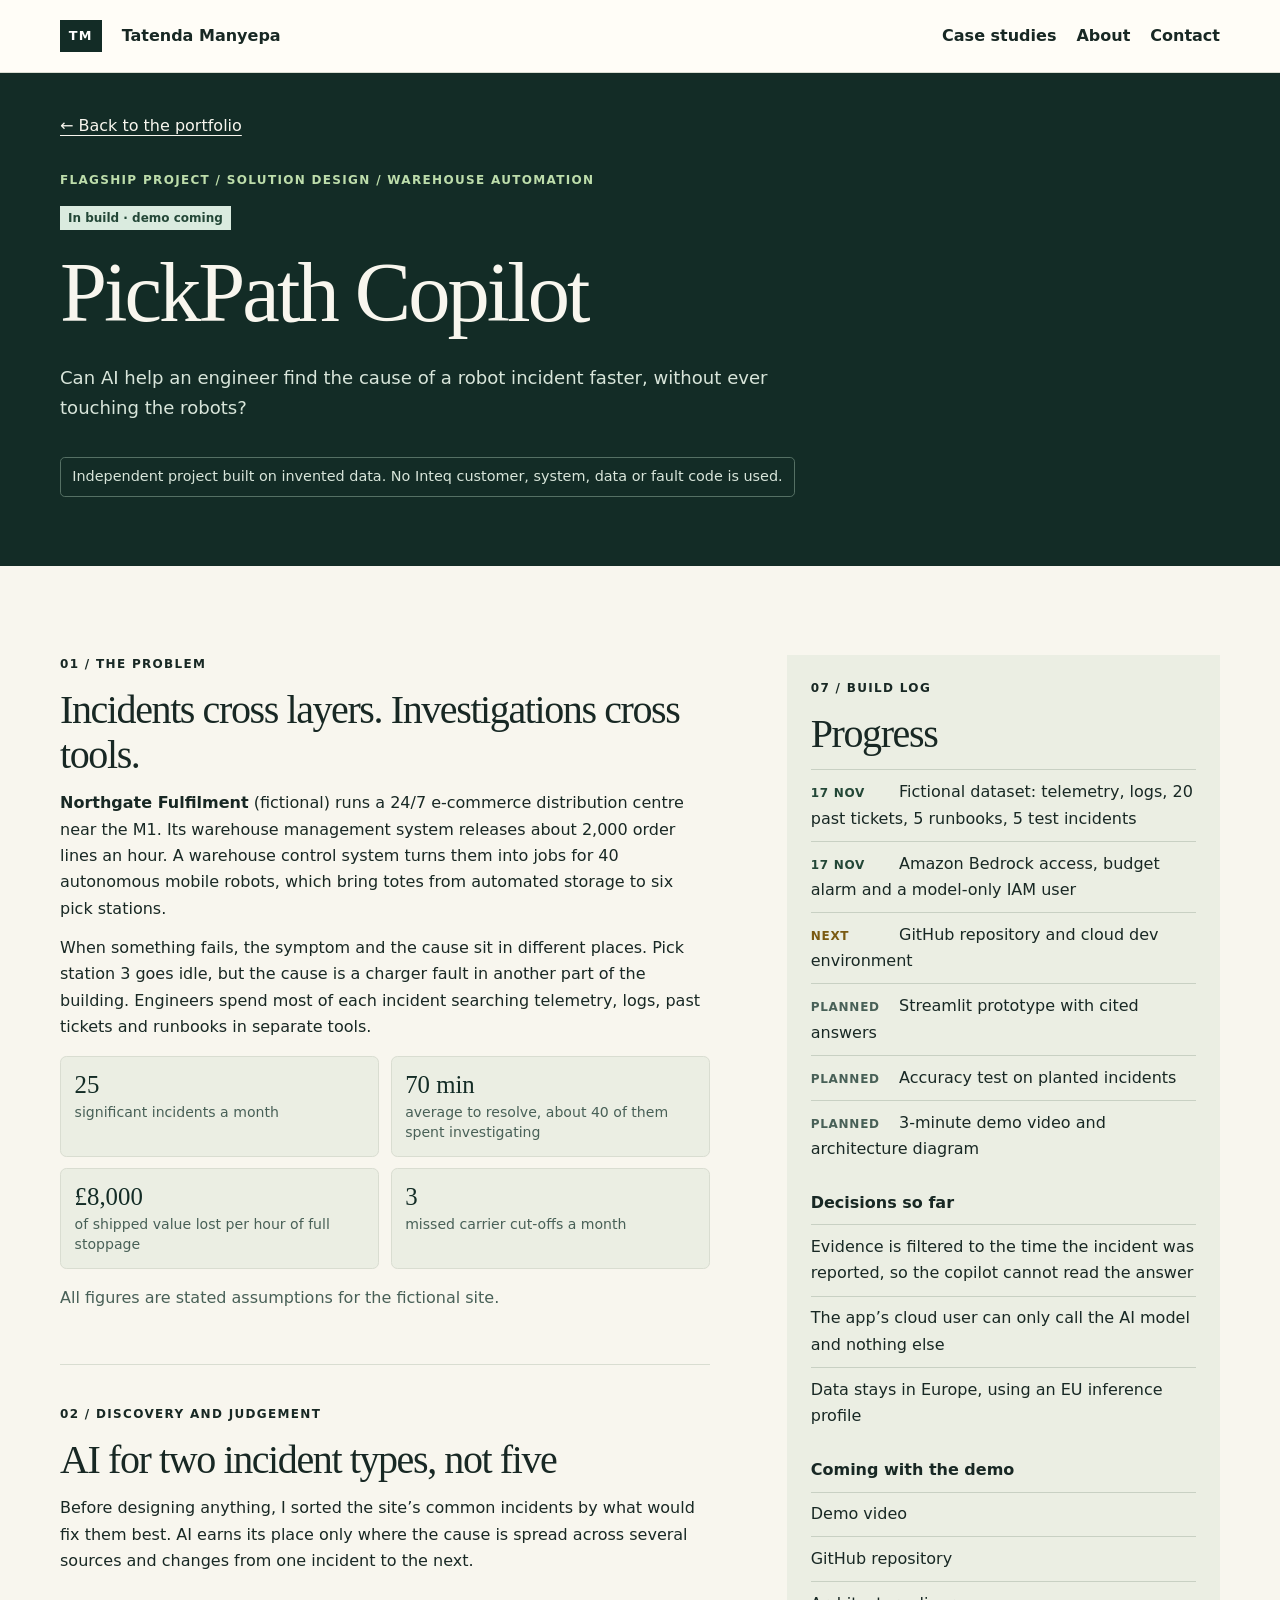
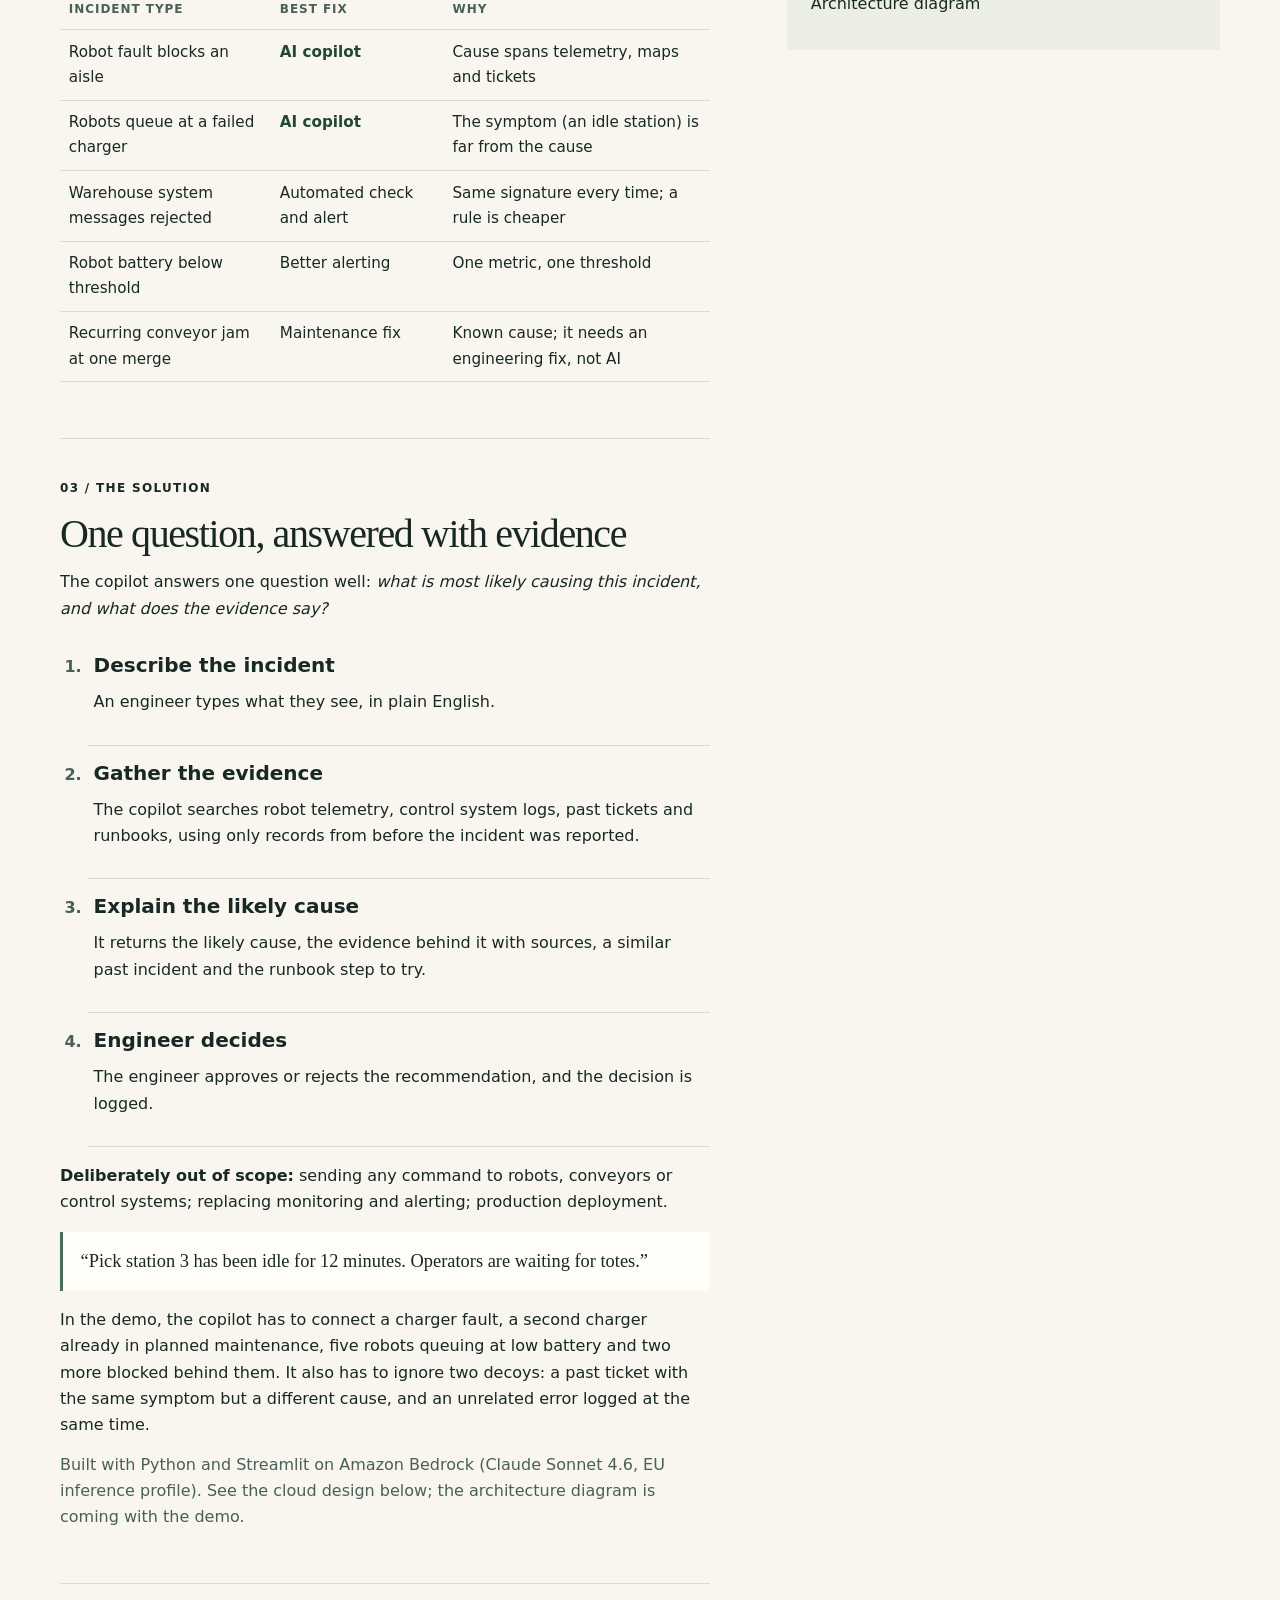
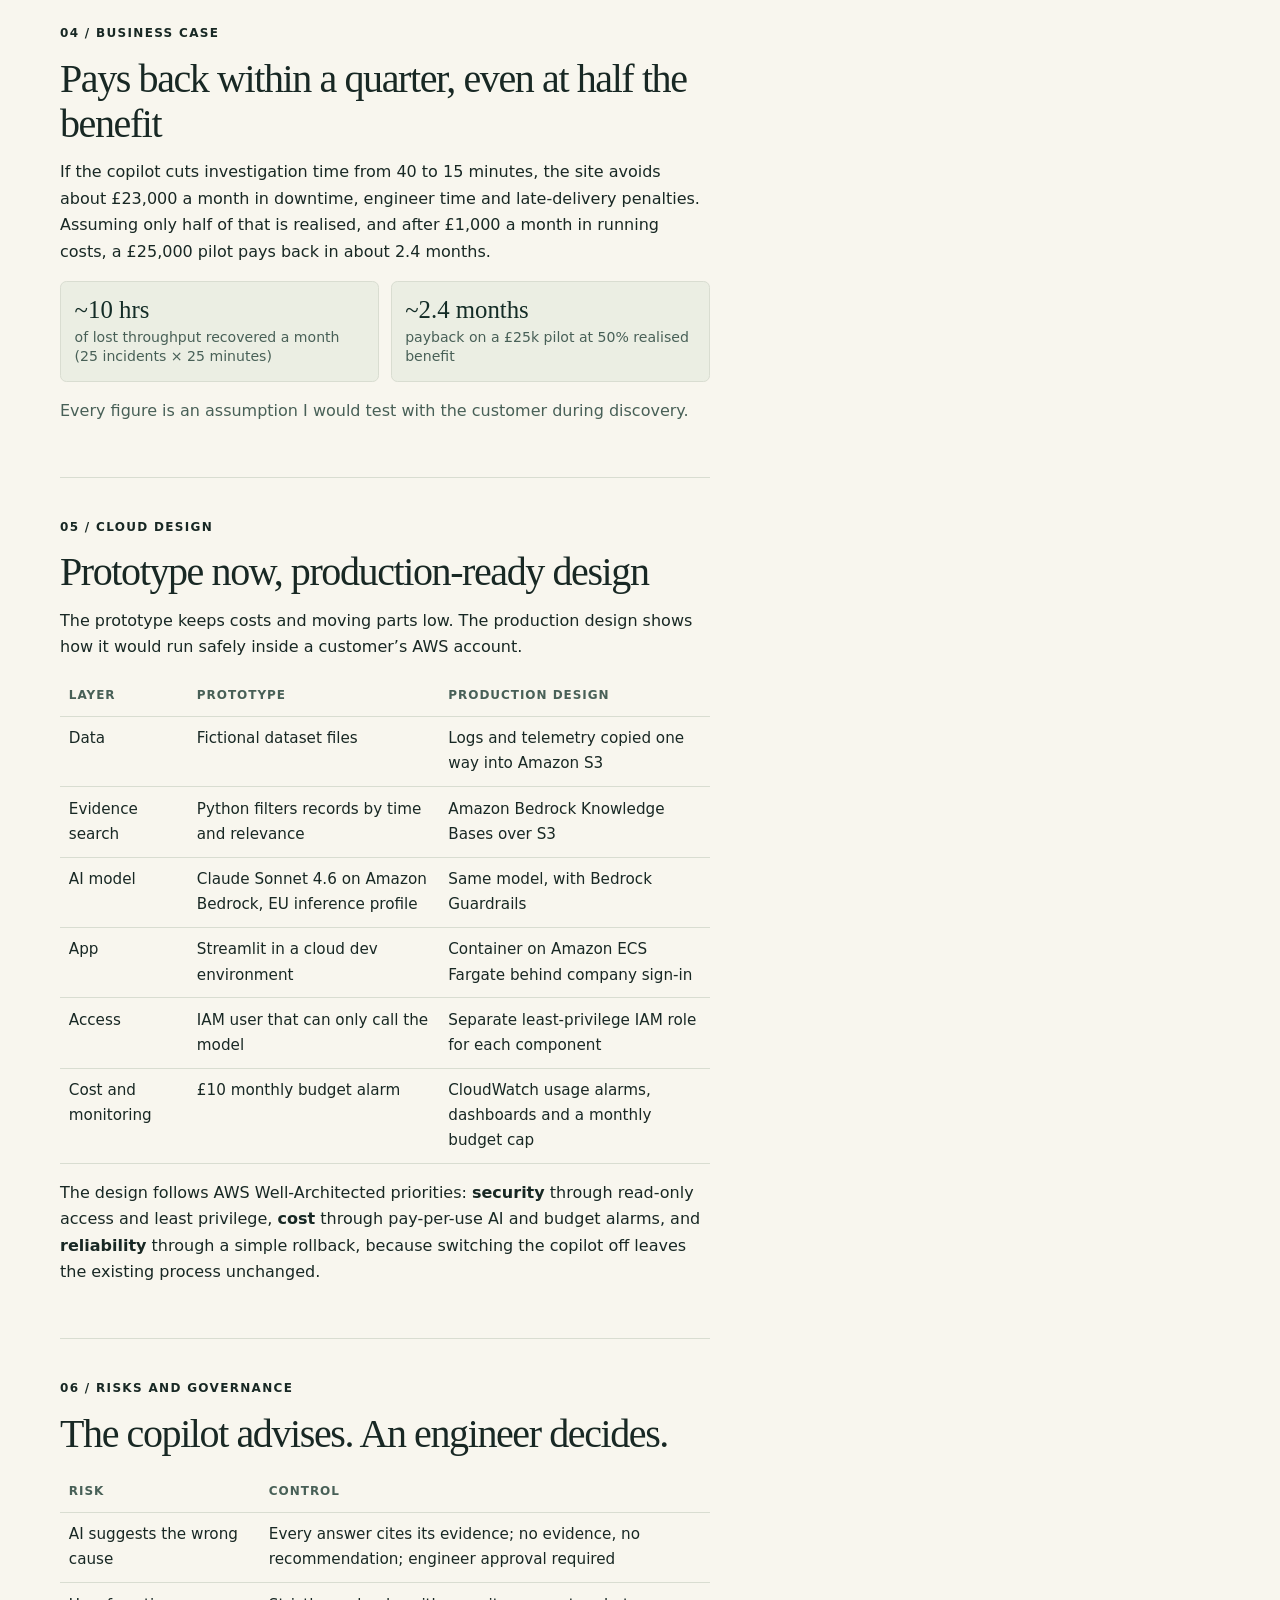
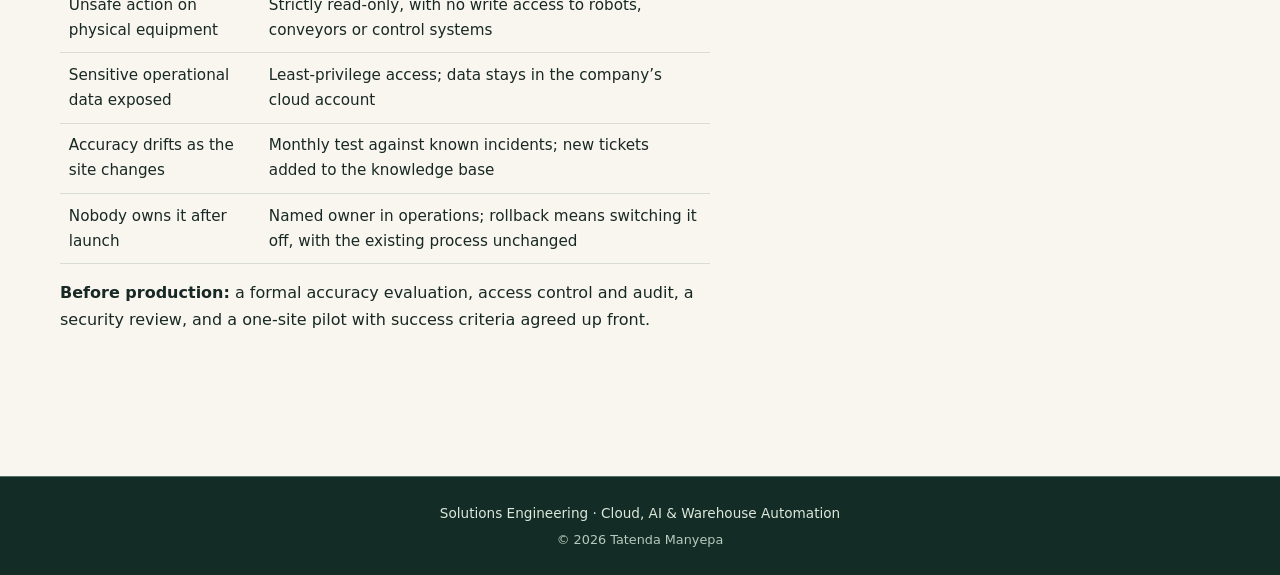
<file: pickpath.html>
<!doctype html><html lang="en-GB"><head><meta charset="utf-8"><meta name="viewport" content="width=device-width,initial-scale=1"><meta name="description" content="PickPath Copilot: an AI incident assistant for a fictional automated warehouse, by Tatenda Manyepa."><title>PickPath Copilot | Tatenda Manyepa</title><link rel="stylesheet" href="styles.css"></head><body><a class="skip" href="#main">Skip to content</a><header><nav class="wrap" aria-label="Main navigation"><a class="brand" href="index.html"><b aria-hidden="true">TM</b> <span class="brand-name">Tatenda Manyepa</span></a><div class="navlinks"><a href="index.html#work">Case studies</a><a href="index.html#about">About</a><a href="index.html#contact">Contact</a></div></nav></header>
<main id="main">
<section class="casehero"><div class="wrap"><a class="back" href="index.html#work">← Back to the portfolio</a><p class="kicker">Flagship project / Solution design / Warehouse automation</p><span class="status s1">In build · demo coming</span><h1>PickPath Copilot</h1><p class="intro">Can AI help an engineer find the cause of a robot incident faster, without ever touching the robots?</p><p class="case-note">Independent project built on invented data. No Inteq customer, system, data or fault code is used.</p></div></section>

<div class="wrap section casebody"><div>

<section aria-labelledby="problem"><p class="kicker">01 / THE PROBLEM</p><h2 id="problem">Incidents cross layers. Investigations cross tools.</h2>
<p><strong>Northgate Fulfilment</strong> (fictional) runs a 24/7 e-commerce distribution centre near the M1. Its warehouse management system releases about 2,000 order lines an hour. A warehouse control system turns them into jobs for 40 autonomous mobile robots, which bring totes from automated storage to six pick stations.</p>
<p>When something fails, the symptom and the cause sit in different places. Pick station 3 goes idle, but the cause is a charger fault in another part of the building. Engineers spend most of each incident searching telemetry, logs, past tickets and runbooks in separate tools.</p>
<dl class="feature-stats inline"><div><dt>25</dt><dd>significant incidents a month</dd></div><div><dt>70 min</dt><dd>average to resolve, about 40 of them spent investigating</dd></div><div><dt>£8,000</dt><dd>of shipped value lost per hour of full stoppage</dd></div><div><dt>3</dt><dd>missed carrier cut-offs a month</dd></div></dl>
<p class="muted">All figures are stated assumptions for the fictional site.</p></section>

<section aria-labelledby="judgement"><p class="kicker">02 / DISCOVERY AND JUDGEMENT</p><h2 id="judgement">AI for two incident types, not five</h2>
<p>Before designing anything, I sorted the site’s common incidents by what would fix them best. AI earns its place only where the cause is spread across several sources and changes from one incident to the next.</p>
<table class="case-table"><thead><tr><th scope="col">Incident type</th><th scope="col">Best fix</th><th scope="col">Why</th></tr></thead><tbody>
<tr><td>Robot fault blocks an aisle</td><td class="ai">AI copilot</td><td>Cause spans telemetry, maps and tickets</td></tr>
<tr><td>Robots queue at a failed charger</td><td class="ai">AI copilot</td><td>The symptom (an idle station) is far from the cause</td></tr>
<tr><td>Warehouse system messages rejected</td><td>Automated check and alert</td><td>Same signature every time; a rule is cheaper</td></tr>
<tr><td>Robot battery below threshold</td><td>Better alerting</td><td>One metric, one threshold</td></tr>
<tr><td>Recurring conveyor jam at one merge</td><td>Maintenance fix</td><td>Known cause; it needs an engineering fix, not AI</td></tr>
</tbody></table></section>

<section aria-labelledby="solution"><p class="kicker">03 / THE SOLUTION</p><h2 id="solution">One question, answered with evidence</h2>
<p>The copilot answers one question well: <em>what is most likely causing this incident, and what does the evidence say?</em></p>
<ol class="method">
<li><h3>Describe the incident</h3><p>An engineer types what they see, in plain English.</p></li>
<li><h3>Gather the evidence</h3><p>The copilot searches robot telemetry, control system logs, past tickets and runbooks, using only records from before the incident was reported.</p></li>
<li><h3>Explain the likely cause</h3><p>It returns the likely cause, the evidence behind it with sources, a similar past incident and the runbook step to try.</p></li>
<li><h3>Engineer decides</h3><p>The engineer approves or rejects the recommendation, and the decision is logged.</p></li>
</ol>
<p><strong>Deliberately out of scope:</strong> sending any command to robots, conveyors or control systems; replacing monitoring and alerting; production deployment.</p>
<blockquote class="case-quote">“Pick station 3 has been idle for 12 minutes. Operators are waiting for totes.”</blockquote>
<p>In the demo, the copilot has to connect a charger fault, a second charger already in planned maintenance, five robots queuing at low battery and two more blocked behind them. It also has to ignore two decoys: a past ticket with the same symptom but a different cause, and an unrelated error logged at the same time.</p>
<p class="muted">Built with Python and Streamlit on Amazon Bedrock (Claude Sonnet 4.6, EU inference profile). See the cloud design below; the architecture diagram is coming with the demo.</p></section>

<section aria-labelledby="value"><p class="kicker">04 / BUSINESS CASE</p><h2 id="value">Pays back within a quarter, even at half the benefit</h2>
<p>If the copilot cuts investigation time from 40 to 15 minutes, the site avoids about £23,000 a month in downtime, engineer time and late-delivery penalties. Assuming only half of that is realised, and after £1,000 a month in running costs, a £25,000 pilot pays back in about 2.4 months.</p>
<dl class="feature-stats inline"><div><dt>~10 hrs</dt><dd>of lost throughput recovered a month (25 incidents × 25 minutes)</dd></div><div><dt>~2.4 months</dt><dd>payback on a £25k pilot at 50% realised benefit</dd></div></dl>
<p class="muted">Every figure is an assumption I would test with the customer during discovery.</p></section>

<section aria-labelledby="cloud"><p class="kicker">05 / CLOUD DESIGN</p><h2 id="cloud">Prototype now, production-ready design</h2>
<p>The prototype keeps costs and moving parts low. The production design shows how it would run safely inside a customer’s AWS account.</p>
<table class="case-table"><thead><tr><th scope="col">Layer</th><th scope="col">Prototype</th><th scope="col">Production design</th></tr></thead><tbody>
<tr><td>Data</td><td>Fictional dataset files</td><td>Logs and telemetry copied one way into Amazon S3</td></tr>
<tr><td>Evidence search</td><td>Python filters records by time and relevance</td><td>Amazon Bedrock Knowledge Bases over S3</td></tr>
<tr><td>AI model</td><td>Claude Sonnet 4.6 on Amazon Bedrock, EU inference profile</td><td>Same model, with Bedrock Guardrails</td></tr>
<tr><td>App</td><td>Streamlit in a cloud dev environment</td><td>Container on Amazon ECS Fargate behind company sign-in</td></tr>
<tr><td>Access</td><td>IAM user that can only call the model</td><td>Separate least-privilege IAM role for each component</td></tr>
<tr><td>Cost and monitoring</td><td>£10 monthly budget alarm</td><td>CloudWatch usage alarms, dashboards and a monthly budget cap</td></tr>
</tbody></table>
<p>The design follows AWS Well-Architected priorities: <strong>security</strong> through read-only access and least privilege, <strong>cost</strong> through pay-per-use AI and budget alarms, and <strong>reliability</strong> through a simple rollback, because switching the copilot off leaves the existing process unchanged.</p></section>

<section aria-labelledby="governance"><p class="kicker">06 / RISKS AND GOVERNANCE</p><h2 id="governance">The copilot advises. An engineer decides.</h2>
<table class="case-table"><thead><tr><th scope="col">Risk</th><th scope="col">Control</th></tr></thead><tbody>
<tr><td>AI suggests the wrong cause</td><td>Every answer cites its evidence; no evidence, no recommendation; engineer approval required</td></tr>
<tr><td>Unsafe action on physical equipment</td><td>Strictly read-only, with no write access to robots, conveyors or control systems</td></tr>
<tr><td>Sensitive operational data exposed</td><td>Least-privilege access; data stays in the company’s cloud account</td></tr>
<tr><td>Accuracy drifts as the site changes</td><td>Monthly test against known incidents; new tickets added to the knowledge base</td></tr>
<tr><td>Nobody owns it after launch</td><td>Named owner in operations; rollback means switching it off, with the existing process unchanged</td></tr>
</tbody></table>
<p><strong>Before production:</strong> a formal accuracy evaluation, access control and audit, a security review, and a one-site pilot with success criteria agreed up front.</p></section>

</div>
<aside class="evidence" aria-labelledby="progress"><p class="kicker">07 / BUILD LOG</p><h2 id="progress">Progress</h2>
<ul class="checklist">
<li class="done"><b>17 Nov</b> Fictional dataset: telemetry, logs, 20 past tickets, 5 runbooks, 5 test incidents</li>
<li class="done"><b>17 Nov</b> Amazon Bedrock access, budget alarm and a model-only IAM user</li>
<li class="doing"><b>Next</b> GitHub repository and cloud dev environment</li>
<li class="todo"><b>Planned</b> Streamlit prototype with cited answers</li>
<li class="todo"><b>Planned</b> Accuracy test on planted incidents</li>
<li class="todo"><b>Planned</b> 3-minute demo video and architecture diagram</li>
</ul>
<h3>Decisions so far</h3>
<ul class="checklist">
<li>Evidence is filtered to the time the incident was reported, so the copilot cannot read the answer</li>
<li>The app’s cloud user can only call the AI model and nothing else</li>
<li>Data stays in Europe, using an EU inference profile</li>
</ul>
<h3>Coming with the demo</h3>
<ul class="checklist">
<li>Demo video</li><li>GitHub repository</li><li>Architecture diagram</li>
</ul></aside>
</div></main>
<footer><div class="wrap foot"><p>Solutions Engineering <span aria-hidden="true">·</span> Cloud, AI &amp; Warehouse Automation</p><p class="foot-credit">© 2026 Tatenda Manyepa</p></div></footer></body></html>
</file>
<file: styles.css>
:root{--ink:#182824;--forest:#132c26;--paper:#f8f6ee;--line:#d9ddd1;--accent:#bdddab;--muted:#486057}*{box-sizing:border-box}html{scroll-behavior:smooth}body{margin:0;background:var(--paper);color:var(--ink);font:1rem/1.65 system-ui,sans-serif}a{color:inherit;text-underline-offset:.25em}a:hover{text-decoration-thickness:2px}a:focus-visible{outline:3px solid #bf702a;outline-offset:5px}.wrap{width:min(1160px,calc(100% - 3rem));margin:auto}header{background:#fffdf7;border-bottom:1px solid var(--line)}nav,.foot,.navlinks,.brand{display:flex;align-items:center;gap:1.25rem}nav,.foot{justify-content:space-between;min-height:72px}nav a{text-decoration:none;font-weight:650}nav a:hover{text-decoration:underline}.brand b{background:var(--forest);color:white;padding:.35rem .55rem;font-size:.8rem;letter-spacing:.1em}.hero,.casehero{background:var(--forest);color:#f8f6ee}.hero-grid{display:grid;grid-template-columns:1.6fr 1fr;align-items:center;gap:clamp(2rem,6vw,6rem);padding-block:clamp(3.5rem,8vw,7.5rem)}.kicker,small,.cardtop{font-size:.75rem;font-weight:750;letter-spacing:.11em;text-transform:uppercase}.hero .kicker,.casehero .kicker,.diagram small{color:var(--accent)}h1,h2,h3,p{margin:0 0 .8rem}h1,h2,h3{line-height:1.12}h1,h2{font-family:Georgia,serif;font-weight:500;letter-spacing:-.035em}h1{font-size:clamp(2.7rem,6.6vw,5.8rem)}h1 em{color:var(--accent)}h2{font-size:clamp(2rem,4vw,3.4rem)}h3{font-size:1.25rem}.intro,.lede{font-size:1.13rem;max-width:62ch}.intro{color:#d8e5da;margin:1.4rem 0 1.7rem}.button{display:inline-flex;gap:1rem;padding:.8rem 1rem;background:var(--accent);color:var(--ink);font-weight:750;text-decoration:none}.diagram{border:1px solid #557064;padding:1.5rem;background:#1c3930;box-shadow:10px 10px 0 #254338}.diagram ol{margin:0;padding:0;list-style:none}.diagram li{padding:1rem 0;border-top:1px solid #557064}.diagram small,.diagram strong{display:block}.section{padding-block:clamp(3rem,7vw,6rem)}.cards{display:grid;grid-template-columns:repeat(3,minmax(0,1fr));gap:1rem;margin-top:2rem}.card{display:flex;flex-direction:column;align-items:flex-start;background:#fffdf7;border:1px solid var(--line);border-top:3px solid #496e56;padding:1.35rem}.cardtop{display:flex;align-items:flex-start;gap:.55rem;flex-wrap:wrap;margin-bottom:2rem}.status{display:inline-block;padding:.2rem .5rem;background:#e6e6df;color:#33392f;font:700 .75rem/1.5 system-ui;letter-spacing:0;text-transform:none}.s0{background:#e6ebc9;color:#3a451a}.s1{background:#daebdf;color:#234737}.card .kicker,.muted,.lede{color:var(--muted)}.card a{margin-top:auto;padding-top:.8rem;font-weight:700}.band{background:#ebeee3;border-block:1px solid var(--line)}.about,.contact,.casebody{display:grid;grid-template-columns:1fr 1fr;gap:clamp(1.6rem,6vw,5rem)}.skills>div{padding:.9rem 0;border-top:1px solid #c8d0c3}.degrees{display:grid;gap:.6rem;margin-top:1.4rem}.degrees span,.contact-note{padding:.55rem .8rem;border:1px solid #b9c7ba}.contact-note{align-self:center;justify-self:start}footer{background:var(--forest);color:#dce8db;font-size:.85rem}.casehero .wrap{padding-block:2.5rem 3.5rem}.back{display:inline-block;margin-bottom:2rem}.casehero h1{margin-top:1rem}.casebody{grid-template-columns:1.5fr 1fr;align-items:start}.method{padding-left:1.7rem}.method li{padding:1rem .4rem;border-bottom:1px solid var(--line)}.method li::marker{color:var(--muted);font-weight:750}.evidence{padding:1.5rem;background:#ebeee3}.evidence h2{font-size:2rem}.evidence div{border-top:1px solid #c8d0c3;padding-top:.8rem}.evidence .muted{margin:0;font-size:.9rem}.skip{position:absolute;left:1rem;top:-100px;background:white;padding:.5rem;z-index:1}.skip:focus{top:.5rem}@media(max-width:900px){.cards{grid-template-columns:1fr}.cardtop{margin-bottom:1rem}}@media(max-width:680px){.wrap{width:calc(100% - 2rem)}.hero-grid,.about,.contact,.casebody{grid-template-columns:1fr}nav{align-items:flex-start;flex-direction:column;gap:.35rem;padding-block:.7rem}.navlinks{gap:1rem;flex-wrap:wrap}.navlinks a{padding:.35rem 0}.foot{flex-wrap:wrap;gap:.25rem;padding-block:1rem}.hero h1 br{display:none}}@media(prefers-reduced-motion:reduce){html{scroll-behavior:auto}}
.hero h1{font-size:clamp(2.65rem,5.8vw,5.25rem)}
.hero-note{color:#d8e5da;font-size:.9rem;margin:.7rem 0 0}
.portrait{display:block;width:100%;max-width:410px;height:auto;justify-self:center;border:1px solid #789081;box-shadow:10px 10px 0 #254338}
.work-process{margin-top:1.5rem;background:#ebeee3;box-shadow:none;border-color:var(--line)}
.work-process ol{display:grid;grid-template-columns:repeat(3,minmax(0,1fr));gap:1rem}
.work-process li{border-color:#b9c7ba;padding-bottom:0}
.work-process small{color:var(--muted)}
@media(max-width:680px){.portrait{max-width:300px;justify-self:start}.work-process ol{grid-template-columns:1fr}}
header{position:sticky;top:0;z-index:5;transition:background-color .22s,color .22s,border-color .22s}
header.scrolled{background:var(--forest);color:var(--paper);border-color:#557064}
header.scrolled .brand b{background:#0b201a;color:var(--paper);box-shadow:inset 0 0 0 1px #789081}
html{scroll-padding-top:calc(var(--header-height, 72px) + 1rem)}
.skip{z-index:6}
.profile-media{width:100%;max-width:410px;justify-self:center}


.career-docs{display:grid;grid-template-columns:repeat(2,minmax(0,1fr));gap:.7rem;margin-top:1.35rem}
.career-docs>div{padding:.65rem .8rem;border:1px solid #789081}
.career-docs small{display:block;color:#d8e5da;letter-spacing:.03em;text-transform:none}
@media(max-width:680px){.profile-media{max-width:300px;justify-self:start}html{scroll-padding-top:calc(var(--header-height, 108px) + 1rem)}}
@media(prefers-reduced-motion:reduce){header{transition:none}}
.hero{background:radial-gradient(ellipse at 80% 38%,#22443a 0%,var(--forest) 55%)}
.hero-grid{gap:clamp(2rem,5vw,4.5rem);padding-block:clamp(3rem,6vw,5.25rem)}
.hero h1{font-size:clamp(2.55rem,5.2vw,4.8rem);text-wrap:balance}
.profile-media{padding:clamp(.85rem,2vw,1.35rem);background:#203b32;border:1px solid #587269;border-radius:1rem;box-shadow:0 18px 50px #08181366}
.profile-media .portrait{max-width:none;border:0;border-radius:.5rem;box-shadow:none}
.career-docs{gap:.6rem;margin-top:.85rem}
.career-docs>div{display:flex;align-items:center;gap:.55rem;padding:.65rem;background:#28463b;border:1px solid #5e776b;border-radius:.5rem}
.career-docs strong{display:block;font-size:.85rem;line-height:1.2}
.career-docs small{margin-top:.25rem;font-size:.65rem}
.doc-icon{display:grid;place-items:center;flex:none;width:2rem;height:2.25rem;background:var(--paper);color:var(--forest);border:1px solid #deded0;border-radius:.3rem;font-size:.68rem;font-weight:750;letter-spacing:.06em}
.review-example{margin-top:1.5rem;padding:1.15rem 1.3rem;border:1px solid var(--line);background:#ebeee3}
.review-example summary{cursor:pointer;min-height:44px}
.review-example summary:focus-visible{outline:3px solid #bf702a;outline-offset:4px}
.review-example summary span{display:inline-grid;vertical-align:middle;margin-left:.4rem}
.review-example summary small{color:var(--muted)}
.review-grid{display:grid;grid-template-columns:repeat(3,minmax(0,1fr));gap:1.15rem;margin-top:1rem}
.review-grid>div{border-top:1px solid #b9c7ba;padding-top:.85rem}
.review-grid h3{font-size:1rem}
@media(max-width:680px){.hero{background:var(--forest)}.profile-media{max-width:410px}.review-grid{grid-template-columns:1fr}}
@media(max-width:370px){.doc-icon{display:none}}
.career-docs>a,.career-docs>button{display:flex;align-items:center;gap:.5rem;min-height:48px;padding:.65rem;background:#28463b;color:var(--paper);border:1px solid #75937e;border-radius:.5rem;font:inherit;text-align:left;text-decoration:none}
.career-docs>a:hover{background:#365749;border-color:var(--accent)}
.career-docs>a>span:last-child{margin-left:auto;color:var(--accent)}
.career-docs>button:disabled{background:#203b32;color:#d8e5da}
.portrait-frame{overflow:hidden;border-radius:.5rem}
.profile-media .portrait{transform-origin:50% 43%;animation:portrait-in-frame 4.8s ease-in-out infinite;animation-play-state:paused}
@keyframes portrait-in-frame{0%,100%{transform:scale(1)}50%{transform:scale(1.025)}}
@media(prefers-reduced-motion:reduce){.profile-media .portrait{animation:none}}

.portrait-frame.is-visible .portrait{animation-play-state:running}

header nav{--link-underline:#34654c}
header.scrolled nav{--link-underline:var(--accent)}
header nav a:is(:hover,:focus-visible){text-decoration:none}
header .navlinks a,header .brand-name{position:relative}
header .navlinks a::after,header .brand-name::after{content:"";position:absolute;inset:auto 0 0;height:2px;background:var(--link-underline);transform:scaleX(0);transform-origin:left;transition:transform .18s ease-out}
header .navlinks a:is(:hover,:focus-visible)::after,header .brand:is(:hover,:focus-visible) .brand-name::after{transform:scaleX(1)}
.hero .button{transition:transform .18s ease-out,box-shadow .18s ease-out,background-color .18s ease-out}
.hero .button:is(:hover,:focus-visible){background:#d1e8c3;transform:translateY(-2px) scale(1.035);box-shadow:0 6px 16px #08181366}
@media(prefers-reduced-motion:reduce){header .navlinks a::after,header .brand-name::after,.hero .button{transition:none}.hero .button:is(:hover,:focus-visible){transform:none}}
.decision-lab fieldset{min-width:0;margin:1rem 0;padding:1rem;border:1px solid #b9c7ba;background:#fffdf7}
.decision-lab legend{padding:0 .4rem;font-weight:750}
.decision-lab label{display:block;font-weight:650}
.decision-lab select{max-width:100%;min-height:44px;padding:.45rem;background:white;color:var(--ink);font:inherit;border:1px solid #587269}
.decision-lab details{margin-top:.75rem;border-top:1px solid var(--line);padding-top:.5rem}
.decision-teaser{display:flex;justify-content:space-between;align-items:center;gap:1rem;margin-top:1.25rem;padding:.85rem 1.15rem;background:#ebeee3;border:1px solid var(--line);text-decoration:none}
.decision-teaser small,.decision-teaser strong{display:block}
.decision-teaser small{color:var(--muted)}
.decision-teaser:hover strong,.decision-teaser:focus-visible strong{text-decoration:underline}
.decision-lab.wrap{margin-top:0;margin-bottom:clamp(3rem,7vw,6rem)}

@media(prefers-reduced-motion:no-preference){
  #work .cards .card{transition:transform .2s ease-out,box-shadow .2s ease-out}
  #work .cards .card:focus-within{transform:translateY(-4px) scale(1.015);box-shadow:0 10px 24px #132c261c}
}
@media(hover:hover) and (prefers-reduced-motion:no-preference){
  #work .cards .card:hover{transform:translateY(-4px) scale(1.015);box-shadow:0 10px 24px #132c261c}
}
.quiz{margin-block:1.4rem;padding:clamp(1rem,3vw,2rem);background:#fffdf7;border:1px solid #b9c7ba;border-radius:.8rem}
.quiz-options{display:grid;grid-template-columns:repeat(2,minmax(0,1fr));gap:.75rem;margin-block:1rem}
.quiz-options button,.quiz-next{min-height:52px;padding:.75rem;border:1px solid #789081;border-radius:.5rem;background:#dce8d5;color:var(--ink);font:inherit;font-weight:700;cursor:pointer}
.quiz-options button:nth-child(2){background:#e6ead0}.quiz-options button:nth-child(3){background:#dbe9e3}.quiz-options button:nth-child(4){background:#e9e3d6}
.quiz-options button.correct{outline:3px solid #34654c}.quiz-options button.incorrect{outline:3px solid #a45630}
.quiz-options button:disabled{cursor:default}
.quiz-options button:focus-visible,.quiz-next:focus-visible{outline:3px solid #bf702a;outline-offset:3px}
.quiz-feedback:not(:empty){padding-top:1rem;border-top:1px solid var(--line)}
.quiz-map{display:block;width:min(100%,360px);margin:1rem auto}
@media(hover:hover) and (prefers-reduced-motion:no-preference){.quiz-options button{transition:transform .18s,box-shadow .18s}.quiz-options button:enabled:hover{transform:translateY(-3px);box-shadow:0 5px 12px #132c2626}}
@media(max-width:420px){.quiz-options{grid-template-columns:1fr}}

.quiz-overlay{width:min(36rem,calc(100% - 2rem));max-height:calc(100% - 2rem);padding:clamp(1.25rem,5vw,2.5rem);border:1px solid #789081;border-radius:1rem;background:#fffdf7;color:var(--ink);box-shadow:0 20px 70px #08181366}
.quiz-overlay::backdrop{background:#132c26bf}
.quiz-overlay h3{font:500 clamp(1.8rem,5vw,2.5rem)/1.15 Georgia,serif}
.quiz-timing{color:var(--muted);font-size:.9rem}
.quiz-actions{display:flex;flex-wrap:wrap;gap:.65rem}
@media(prefers-reduced-motion:no-preference){
  .quiz-options button:enabled{animation:quiz-invitation 6s ease-in-out 2}
  .quiz-options button:nth-child(2){animation-delay:1.1s}
  .quiz-options button:nth-child(3){animation-delay:2.2s}
  .quiz-options button:nth-child(4){animation-delay:3.3s}
  .quiz-options:is(:hover,:focus-within) button{animation-play-state:paused}
  .quiz-overlay[open]{animation:quiz-reveal .22s ease-out}
}
@keyframes quiz-invitation{0%,28%,100%{transform:none;filter:none;box-shadow:none}14%{transform:translateY(-3px);filter:brightness(1.07);box-shadow:0 7px 18px #34654c30}}
@keyframes quiz-reveal{from{opacity:0;transform:translateY(8px)}to{opacity:1;transform:none}}

.decision-teaser{padding:1.15rem clamp(1rem,3vw,1.75rem);background:var(--forest);color:var(--paper);border-color:var(--forest);border-radius:.5rem}
.decision-teaser small{color:var(--accent)}
.decision-teaser strong{font:500 clamp(1.4rem,3vw,2rem)/1.15 Georgia,serif;margin-top:.35rem}
.teaser-action{display:inline-flex;align-items:center;gap:.55rem;padding:.55rem .8rem;background:var(--accent);color:var(--ink);border-radius:.25rem;font-weight:750}
.decision-teaser:is(:hover,:focus-visible) .teaser-action{background:#d1e8c3}
@media(max-width:540px){.decision-teaser{align-items:flex-start;flex-direction:column}}

.decision-teaser{background:#dce5d6;color:var(--ink);border-color:#a9bba5}
.decision-teaser small{color:#345747}
.decision-teaser .teaser-action,.decision-teaser:is(:hover,:focus-visible) .teaser-action{background:transparent;padding:0;color:var(--forest)}
.teaser-play{display:grid;place-items:center;width:44px;height:44px;border-radius:50%;background:var(--forest);color:var(--paper)}
.decision-teaser:is(:hover,:focus-visible) .teaser-play{background:#34654c}
@media(prefers-reduced-motion:no-preference){
  .teaser-play{animation:teaser-breathe 7s ease-in-out infinite}
}
@keyframes teaser-breathe{0%,32%,62%,100%{transform:scale(1);box-shadow:0 0 0 0 #34654c00}47%{transform:scale(1.07);box-shadow:0 0 0 6px #34654c29}}

.teaser-command{display:inline-block}
.teaser-typing{display:block;width:max-content;white-space:nowrap}
@media(prefers-reduced-motion:no-preference){
  .teaser-typing{animation:teaser-type 7s steps(14,end) infinite}
  .decision-teaser:is(:hover,:focus-visible) .teaser-typing{animation:none}
}
@keyframes teaser-type{0%,100%{clip-path:inset(0 100% 0 0)}24%,94%{clip-path:inset(0)}}


.degrees .credential{border-radius:.3rem;color:var(--ink);max-width:100%}
.credential-msc{background:#e3ebdd}
.credential-bsc{background:#eff3e9}
.credential-aws{background:#dce8d5}
.credential-ibm{background:#cedfc9}
.credential small{display:block;margin-top:.15rem;color:var(--muted);letter-spacing:.04em}
.build-summary{display:block;margin-top:.45rem;color:var(--muted)}
.about-build{grid-column:1 / -1}.about-build .decision-teaser{margin-top:0}

.contact-card{align-self:start;padding:1.15rem clamp(1rem,3vw,1.5rem);border:1px solid #a9bba5;border-radius:.6rem;background:var(--forest);color:var(--paper)}
.contact-card .kicker{color:var(--accent)}
.contact-methods{list-style:none;margin:0;padding:0}
.contact-methods li{border-top:1px solid #557064}
.contact-row{display:flex;justify-content:space-between;align-items:center;gap:.75rem;flex-wrap:wrap;padding:.65rem .35rem;min-height:44px}
.contact-row>span{color:#d8e5da;font-size:.9rem}
a.contact-row{text-decoration:none;border-radius:.25rem}
a.contact-row:is(:hover,:focus-visible){background:#28463b}
a.contact-row>span{font-weight:700;color:var(--paper)}

footer{border-top:1px solid #557064}
footer .foot{display:grid;justify-content:center;gap:.25rem;min-height:0;padding-block:1.6rem;text-align:center}
.foot p{margin:0}
.foot-credit{color:#b6cabd;font-size:.8rem}

/* Flagship project card */
.card.feature{display:grid;grid-template-columns:1.35fr 1fr;gap:clamp(1.25rem,4vw,3rem);margin-top:2rem;padding:clamp(1.35rem,3vw,2.25rem)}
.feature-main{display:flex;flex-direction:column;align-items:flex-start}
.card.feature h3{font:500 clamp(1.8rem,3.5vw,2.6rem)/1.1 Georgia,serif;letter-spacing:-.02em}
.feature-q{font-size:1.13rem;font-weight:650}
.feature-stats{display:grid;grid-template-columns:repeat(2,minmax(0,1fr));gap:.7rem;margin:0;align-content:start}
.feature-stats div{padding:.85rem;background:#ebeee3;border:1px solid var(--line);border-radius:.4rem}
.feature-stats dt{font:500 1.55rem/1.1 Georgia,serif;color:var(--forest)}
.feature-stats dd{margin:.3rem 0 0;font-size:.88rem;color:var(--muted);line-height:1.4}
@media(max-width:900px){.card.feature{grid-template-columns:1fr}}

/* Case study page */
.casebody>div>section{padding-bottom:2.5rem;margin-bottom:2.5rem;border-bottom:1px solid var(--line)}
.casebody>div>section:last-child{border-bottom:0;margin-bottom:0}
.casebody h2{font-size:clamp(1.8rem,3.2vw,2.5rem)}
.case-note{display:inline-block;margin-top:.4rem;padding:.45rem .7rem;border:1px solid #557064;border-radius:.3rem;color:#d8e5da;font-size:.9rem}
.case-table{width:100%;border-collapse:collapse;margin:1rem 0;font-size:.95rem}
.case-table th,.case-table td{padding:.6rem .55rem;border-bottom:1px solid var(--line);text-align:left;vertical-align:top}
.case-table th{font-size:.75rem;letter-spacing:.08em;text-transform:uppercase;color:var(--muted)}
.case-table .ai{font-weight:750;color:#234737}
.feature-stats.inline{margin:1rem 0}
.checklist{list-style:none;padding:0;margin:0}
.checklist li{padding:.55rem 0;border-top:1px solid #c8d0c3}
.checklist b{display:inline-block;min-width:5.2rem;font-size:.75rem;letter-spacing:.06em;text-transform:uppercase}
.checklist .done b{color:#234737}.checklist .doing b{color:#7a5a12}.checklist .todo b{color:var(--muted)}
.evidence{position:sticky;top:calc(var(--header-height,72px) + 1rem)}
.evidence h3{font-size:1rem;margin-top:1.4rem}
blockquote.case-quote{margin:1rem 0;padding:.9rem 1.1rem;border-left:3px solid #496e56;background:#fffdf7;font-family:Georgia,serif;font-size:1.15rem}
@media(max-width:680px){.evidence{position:static}.case-table{font-size:.88rem}}

/* How I work */
.how-i-work{margin-top:1.25rem}
.how-i-work ol{list-style:none;margin:.5rem 0 0;padding:0;display:grid;grid-template-columns:repeat(4,minmax(0,1fr));gap:.7rem}
.how-i-work a{display:flex;flex-direction:column;gap:.25rem;height:100%;padding:1rem;background:#fffdf7;border:1px solid var(--line);border-radius:.4rem;text-decoration:none}
.how-i-work a:is(:hover,:focus-visible){border-color:#496e56;box-shadow:0 6px 16px #132c261a}
.how-i-work small{color:var(--muted)}
.how-i-work strong{font:500 1.35rem/1.15 Georgia,serif}
.how-i-work span{font-size:.92rem;color:var(--muted);line-height:1.45}
@media(max-width:900px){.how-i-work ol{grid-template-columns:repeat(2,minmax(0,1fr))}}
@media(max-width:480px){.how-i-work ol{grid-template-columns:1fr}}
/* Credentials and toolkit */
.credential-link{text-decoration:none;display:block}
.credential-link:is(:hover,:focus-visible){border-color:#496e56}
.toolkit{margin-top:1.6rem}
.toolkit dl{margin:.4rem 0 0;display:grid;gap:.45rem}
.toolkit dl div{display:grid;grid-template-columns:6.5rem 1fr;gap:.6rem;padding:.45rem 0;border-top:1px solid #c8d0c3}
.toolkit dt{font-size:.75rem;font-weight:750;letter-spacing:.08em;text-transform:uppercase;color:var(--muted);padding-top:.15rem}
.toolkit dd{margin:0}
/* Roles */
.role-list{list-style:none;padding:0;margin:1rem 0}
.role-list li{padding:.5rem 0;border-top:1px solid var(--line)}
.degrees a.credential{padding:.55rem .8rem;border:1px solid #b9c7ba}

/* Hero refinements */
.hero-grid{padding-block:clamp(2.5rem,5vw,4.25rem)}
.hero h1{font-size:clamp(2.4rem,4.4vw,4rem)}
.proof{display:flex;flex-wrap:wrap;gap:.5rem;list-style:none;margin:0 0 1.6rem;padding:0}
.proof li{padding:.35rem .7rem;border:1px solid #587269;border-radius:999px;background:#1c3930;color:#e6efe3;font-size:.88rem;font-weight:650}
.hero-actions{display:flex;flex-wrap:wrap;align-items:center;gap:1.1rem}
.button-ghost{display:inline-flex;gap:.6rem;padding:.8rem 1rem;border:1px solid #75937e;color:var(--paper);font-weight:750;text-decoration:none}
.button-ghost:is(:hover,:focus-visible){background:#28463b;border-color:var(--accent)}
</file>
